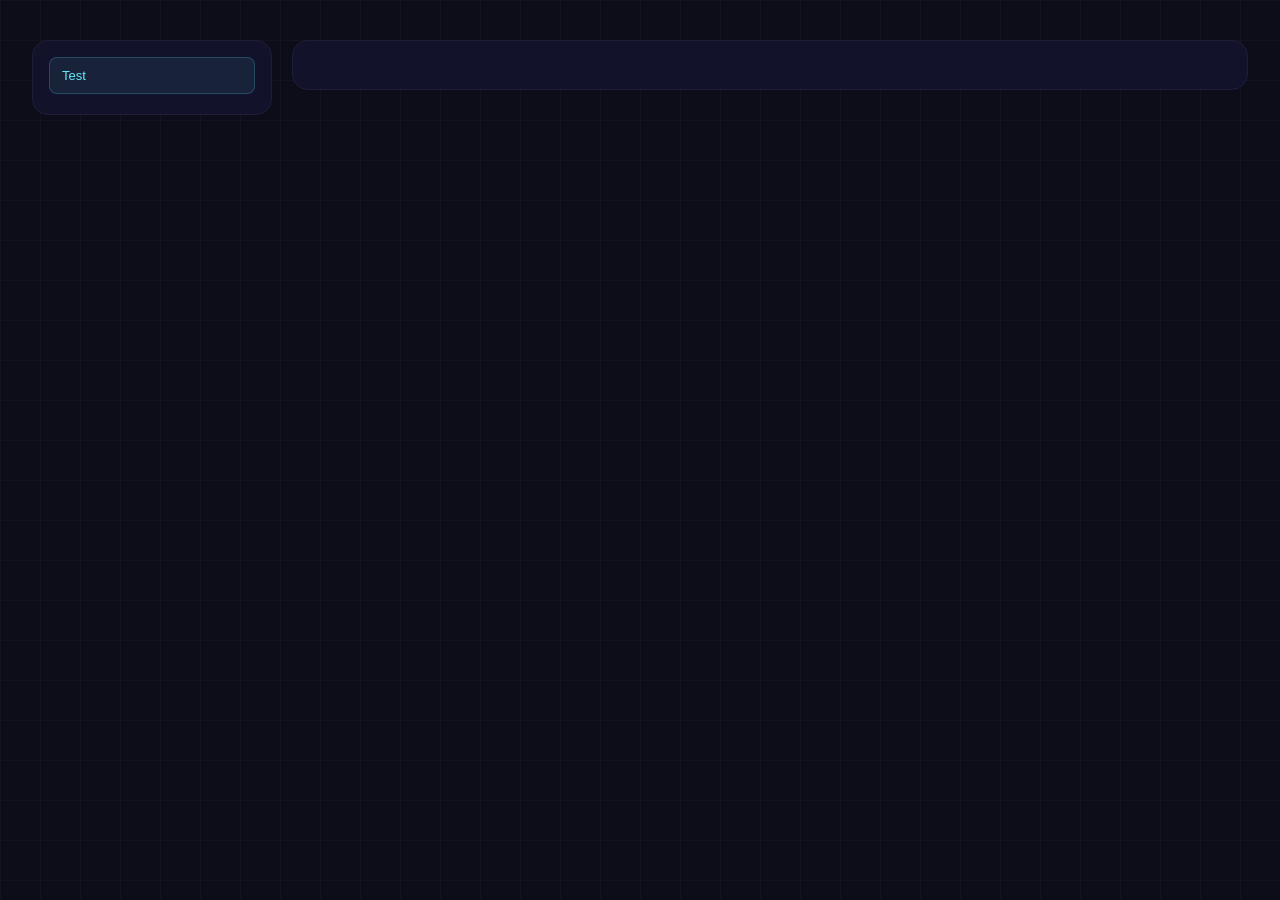
<file: _test.html>
<!DOCTYPE html>
<html><head><meta charset="UTF-8"><link rel="stylesheet" href="style.css"></head>
<body data-tr-usler>
<div class="blog-layout">
  <nav class="blog-nav"><div class="card">
    <button class="blog-nav-item active" data-idx="0">Test</button>
  </div></nav>
  <section class="blog-content"><div class="card">
    <div class="blog-article" id="articleContent"></div>
  </div></section>
</div>
<script src="blog.js"></script>
</body></html>
</file>
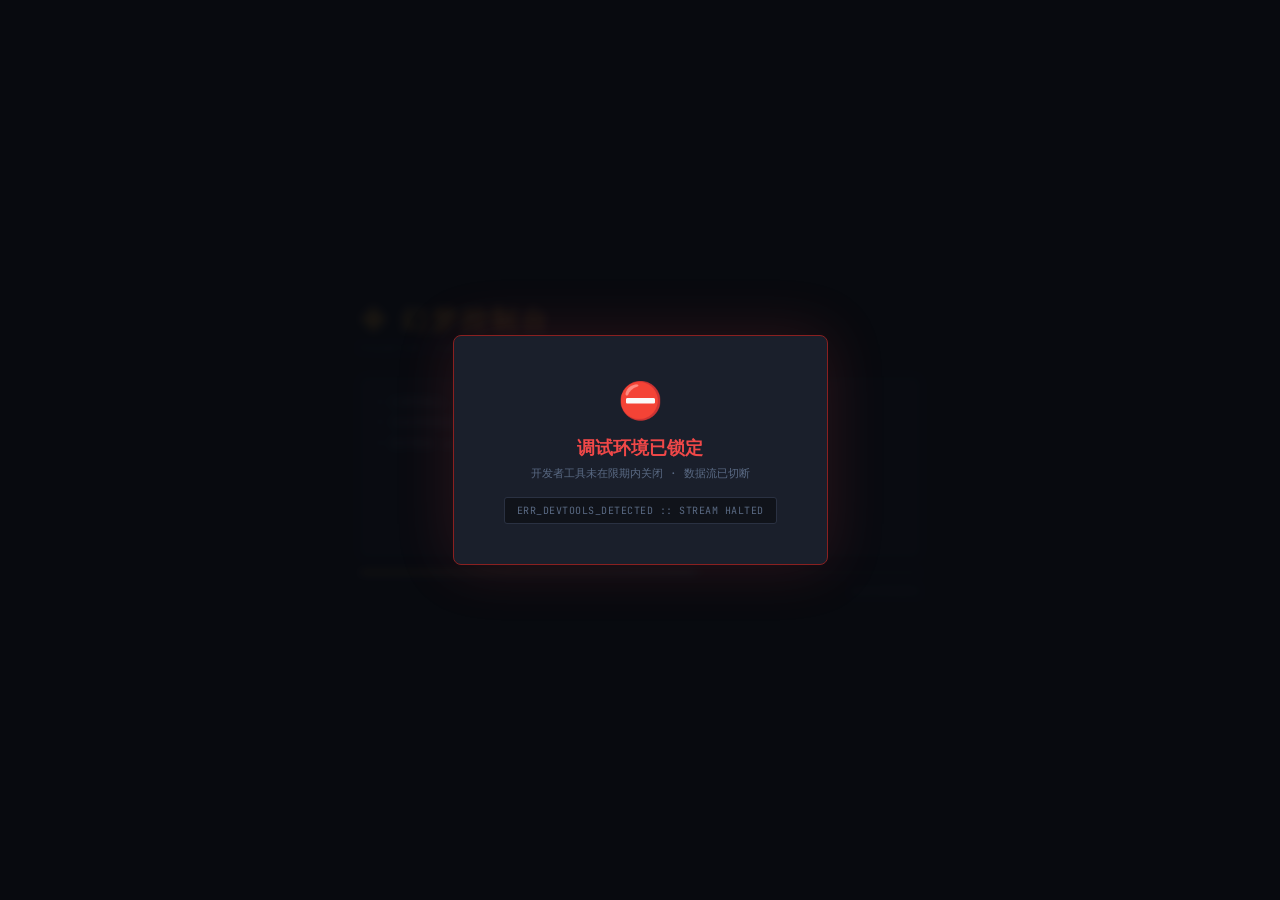
<file: console/console.html>
<!DOCTYPE html>
<html lang="zh-CN">
<head>
<meta charset="UTF-8">
<meta name="viewport" content="width=device-width, initial-scale=1.0">
<!-- 反阅读器：降低 Safari Reader 将本页识别为"文章"的概率 -->
<meta name="apple-mobile-web-app-capable" content="yes">
<meta name="format-detection" content="telephone=no">
<title>幻梦控制台</title>
<link rel="preconnect" href="https://fonts.googleapis.com">
<link rel="preconnect" href="https://fonts.gstatic.com" crossorigin>
<link href="https://fonts.googleapis.com/css2?family=Chakra+Petch:wght@400;500;600;700&family=JetBrains+Mono:wght@400;500;700&display=swap" rel="stylesheet">

<style>
/* ============================================================
   幻梦控制台 · 样式（暖调控制室 / 多色仪表 / CRT 氛围）
   ============================================================ */
:root{
  --bg-deep:#0e1017; --bg-panel:#151922; --bg-card:#1a1f2b; --bg-hover:#212836;
  --border:#2a3142; --border-lit:#3d4a63;
  --amber:#f0a830; --cyan:#38c8d8; --green:#3ddc84; --red:#f04848; --magenta:#d84890;
  --text-hi:#e8ecf4; --text-mid:#9aa8c0; --text-lo:#5a6a84;
  --font-display:'Chakra Petch','PingFang SC','Microsoft YaHei',sans-serif;
  --font-mono:'JetBrains Mono','SF Mono','Menlo',monospace;
  --radius:6px;
  --glow-amber:0 0 12px rgba(240,168,48,.25);
  --glow-cyan:0 0 12px rgba(56,200,216,.2);
}
*,*::before,*::after{box-sizing:border-box;margin:0;padding:0}
html,body{height:100%}

body{
  font-family:var(--font-mono);font-size:13px;color:var(--text-hi);
  background:var(--bg-deep);overflow:hidden;
  display:flex;flex-direction:column;
  background-image:
    repeating-linear-gradient(0deg,transparent,transparent 2px,rgba(255,255,255,.012) 2px,rgba(255,255,255,.012) 4px),
    radial-gradient(ellipse 80% 60% at 20% 10%,rgba(240,168,48,.045),transparent),
    radial-gradient(ellipse 60% 50% at 85% 90%,rgba(56,200,216,.035),transparent),
    linear-gradient(rgba(42,49,66,.25) 1px,transparent 1px),
    linear-gradient(90deg,rgba(42,49,66,.25) 1px,transparent 1px);
  background-size:100% 4px,100% 100%,100% 100%,48px 48px,48px 48px;
}
/* 冻结 */
body.frozen{filter:saturate(.3) brightness(.7);pointer-events:none}
body.frozen .veil{pointer-events:auto}

/* ---------- 开机自检 ---------- */
#boot{
  position:fixed;inset:0;z-index:8000;background:var(--bg-deep);
  display:flex;align-items:center;justify-content:center;
  transition:opacity .45s ease;
}
#boot.done{opacity:0;pointer-events:none}
.boot-inner{width:min(560px,90vw)}
.boot-brand{
  font-family:var(--font-display);font-size:26px;font-weight:700;
  letter-spacing:4px;color:var(--amber);text-shadow:var(--glow-amber);margin-bottom:4px;
}
.boot-sub{font-size:10px;letter-spacing:3px;color:var(--text-lo);margin-bottom:22px}
#boot-log{
  font-size:11px;line-height:1.9;color:var(--text-mid);
  background:var(--bg-card);border:1px solid var(--border);border-radius:var(--radius);
  padding:14px 16px;min-height:180px;white-space:pre-wrap;
}
#boot-log .ok{color:var(--green)}
#boot-log .warn{color:var(--amber)}
#boot-log .err{color:var(--red)}
.boot-bar{height:3px;background:var(--border);border-radius:2px;margin-top:14px;overflow:hidden}
.boot-bar i{display:block;height:100%;width:0;background:linear-gradient(90deg,var(--amber),var(--cyan));transition:width .2s}
.boot-skip{font-size:10px;color:var(--text-lo);margin-top:10px;text-align:right;animation:blink 1.2s step-end infinite}

/* ---------- 顶栏 ---------- */
.masthead{
  display:flex;align-items:center;justify-content:space-between;
  padding:10px 20px;background:var(--bg-panel);border-bottom:1px solid var(--border);
  flex-shrink:0;position:relative;z-index:10;
}
.masthead::after{
  content:'';position:absolute;bottom:-1px;left:0;right:0;height:1px;
  background:linear-gradient(90deg,var(--amber),var(--cyan),var(--magenta),transparent);opacity:.5;
}
.mast-brand{display:flex;align-items:baseline;gap:10px}
.mast-glyph{font-size:20px;color:var(--amber);text-shadow:var(--glow-amber);animation:glyph-pulse 3s ease-in-out infinite}
@keyframes glyph-pulse{0%,100%{opacity:1}50%{opacity:.55}}
.mast-title{font-family:var(--font-display);font-size:18px;font-weight:700;letter-spacing:2px}
.mast-sub{font-family:var(--font-display);font-size:10px;letter-spacing:3px;color:var(--text-lo);text-transform:uppercase}
.mast-status{display:flex;gap:20px;align-items:center}
.status-item{display:flex;align-items:center;gap:6px;font-size:12px;color:var(--text-mid)}
.led{width:7px;height:7px;border-radius:50%;display:inline-block;flex-shrink:0}
.led-off{background:#444}
.led-green{background:var(--green);box-shadow:0 0 6px var(--green)}
.led-amber{background:var(--amber);box-shadow:0 0 6px var(--amber)}
.led-cyan{background:var(--cyan);box-shadow:0 0 6px var(--cyan)}
.led-red{background:var(--red);box-shadow:0 0 6px var(--red)}
.blink{animation:blink 1.2s step-end infinite}
@keyframes blink{50%{opacity:.2}}

/* ---------- 主体 ---------- */
.console-body{flex:1;display:flex;overflow:hidden;min-height:0}

/* 侧栏 */
.rail{
  width:224px;flex-shrink:0;padding:14px;display:flex;flex-direction:column;gap:12px;
  border-right:1px solid var(--border);background:var(--bg-panel);overflow-y:auto;
}
.rail-card{background:var(--bg-card);border:1px solid var(--border);border-radius:var(--radius);padding:12px;transition:border-color .2s,transform .15s}
.rail-card:hover{border-color:var(--border-lit);transform:translateY(-1px)}
.rail-label{font-family:var(--font-display);font-size:10px;font-weight:600;letter-spacing:1.5px;text-transform:uppercase;color:var(--text-lo);margin-bottom:6px}
.rail-value{font-family:var(--font-display);font-size:26px;font-weight:700;color:var(--amber);text-shadow:var(--glow-amber);line-height:1.1}
.rail-value small{font-size:11px;color:var(--text-lo);font-weight:400}
#spark{display:block;width:100%;height:48px;margin-top:8px;border-radius:3px;background:rgba(0,0,0,.3)}
#spark.stale{opacity:.3}

/* 等级分布（动画条） */
.level-bars{list-style:none}
.level-bars li{display:flex;align-items:center;gap:6px;font-size:11px;color:var(--text-mid);padding:4px 0}
.level-bars i{margin-left:auto;font-style:normal;color:var(--text-hi);min-width:34px;text-align:right}
.lb-dot{width:8px;height:8px;border-radius:2px;flex-shrink:0}
.lb-info{background:var(--cyan)} .lb-warn{background:var(--amber)} .lb-error{background:var(--red)}
.lb-track{flex:1;height:4px;background:rgba(0,0,0,.35);border-radius:2px;overflow:hidden}
.lb-fill{display:block;height:100%;width:0;border-radius:2px;transition:width .6s cubic-bezier(.2,.8,.2,1)}
.lb-fill.f-info{background:var(--cyan)} .lb-fill.f-warn{background:var(--amber)} .lb-fill.f-error{background:var(--red)}

/* 操作区 */
.rail-actions{display:flex;flex-direction:column;gap:8px}
.btn-clear{
  font-family:var(--font-display);font-size:11px;font-weight:600;letter-spacing:1px;
  padding:7px 0;border:1px solid var(--border-lit);border-radius:var(--radius);
  background:transparent;color:var(--text-mid);cursor:pointer;transition:all .15s;
}
.btn-clear:hover{background:var(--bg-hover);color:var(--text-hi);border-color:var(--amber)}
.btn-clear:active{transform:scale(.97)}
.chk{display:flex;align-items:center;gap:6px;font-size:11px;color:var(--text-mid);cursor:pointer}
.chk input{accent-color:var(--amber)}

/* 日志流 */
.stream-wrap{flex:1;display:flex;flex-direction:column;min-width:0}
.stream-toolbar{display:flex;align-items:center;gap:12px;padding:8px 16px;background:var(--bg-panel);border-bottom:1px solid var(--border);flex-shrink:0}
.stream-title{font-family:var(--font-display);font-size:12px;font-weight:600;letter-spacing:1px;color:var(--text-mid)}
.filter-group{display:flex;gap:4px}
.fbtn{
  font-family:var(--font-mono);font-size:10px;padding:3px 8px;
  border:1px solid var(--border);border-radius:3px;background:transparent;
  color:var(--text-lo);cursor:pointer;transition:all .12s;
}
.fbtn:hover{border-color:var(--border-lit);color:var(--text-mid)}
.fbtn.active{background:var(--amber);border-color:var(--amber);color:#000;font-weight:700}
.stream-search{
  margin-left:auto;font-family:var(--font-mono);font-size:11px;padding:4px 10px;width:160px;
  border:1px solid var(--border);border-radius:var(--radius);background:var(--bg-card);
  color:var(--text-hi);outline:none;transition:border-color .2s,box-shadow .2s;
}
.stream-search:focus{border-color:var(--cyan);box-shadow:var(--glow-cyan)}
.stream-search::placeholder{color:var(--text-lo)}

.stream{flex:1;overflow-y:auto;padding:8px 0;scroll-behavior:smooth}
.stream::-webkit-scrollbar{width:6px}
.stream::-webkit-scrollbar-track{background:transparent}
.stream::-webkit-scrollbar-thumb{background:var(--border);border-radius:3px}
.stream::-webkit-scrollbar-thumb:hover{background:var(--border-lit)}

.log-line{
  display:flex;align-items:baseline;gap:10px;padding:3px 16px;
  font-size:12px;line-height:1.6;border-left:2px solid transparent;
  animation:log-in .2s ease-out;transition:background .1s;
}
.log-line:hover{background:var(--bg-hover)}
@keyframes log-in{from{opacity:0;transform:translateY(4px)}to{opacity:1;transform:translateY(0)}}
.log-line.lv-info{border-left-color:var(--cyan)}
.log-line.lv-warn{border-left-color:var(--amber);background:rgba(240,168,48,.03)}
.log-line.lv-error{border-left-color:var(--red);background:rgba(240,72,72,.04)}
.log-ts{flex-shrink:0;font-size:10px;color:var(--text-lo);min-width:70px}
.log-level{flex-shrink:0;font-size:9px;font-weight:700;letter-spacing:.5px;padding:1px 5px;border-radius:2px;min-width:42px;text-align:center}
.lv-info .log-level{color:var(--cyan);background:rgba(56,200,216,.1)}
.lv-warn .log-level{color:var(--amber);background:rgba(240,168,48,.1)}
.lv-error .log-level{color:var(--red);background:rgba(240,72,72,.12)}
.log-msg{color:var(--text-hi);word-break:break-all}
.lv-warn .log-msg{color:#f0c870}
.lv-error .log-msg{color:#f08080}
.log-line.hidden{display:none}

/* 底栏 */
.foot{display:flex;justify-content:space-between;padding:6px 20px;font-size:10px;color:var(--text-lo);background:var(--bg-panel);border-top:1px solid var(--border);flex-shrink:0}

/* ---------- 警戒条 ---------- */
.devwarn{
  position:fixed;top:0;left:0;right:0;z-index:9000;
  background:linear-gradient(135deg,#2a1010,#1a0808);
  border-bottom:2px solid var(--red);box-shadow:0 4px 24px rgba(240,72,72,.3);
  animation:warn-slide .3s ease-out;
}
@keyframes warn-slide{from{transform:translateY(-100%)}to{transform:translateY(0)}}
.devwarn-in{display:flex;align-items:center;gap:12px;padding:12px 20px;max-width:700px;margin:0 auto}
.dw-ico{font-size:22px;animation:blink .8s step-end infinite}
.dw-txt{flex:1}
.dw-txt b{display:block;font-family:var(--font-display);font-size:13px;color:var(--red);margin-bottom:2px}
.dw-txt span{font-size:11px;color:var(--text-mid)}
.dw-txt i{font-style:normal;color:var(--red);font-weight:700}
.dw-btn{
  font-family:var(--font-display);font-size:11px;font-weight:600;padding:6px 14px;
  border:1px solid var(--red);border-radius:var(--radius);background:transparent;
  color:var(--red);cursor:pointer;transition:all .15s;white-space:nowrap;
}
.dw-btn:hover{background:var(--red);color:#fff}
.dw-progress{display:block;height:3px;background:var(--red);width:100%;transition:width .1s linear;box-shadow:0 0 8px var(--red)}

/* ---------- 冻结遮罩 ---------- */
.veil{
  position:fixed;inset:0;z-index:9999;display:flex;align-items:center;justify-content:center;
  background:rgba(8,10,16,.92);backdrop-filter:blur(4px);animation:veil-in .4s ease-out;
}
@keyframes veil-in{from{opacity:0}to{opacity:1}}
.veil-card{text-align:center;padding:40px 50px;border:1px solid #8a2020;border-radius:8px;background:var(--bg-card);box-shadow:0 0 60px rgba(240,72,72,.15)}
.veil-card b{font-size:36px;display:block;margin-bottom:12px}
.veil-card p{font-family:var(--font-display);font-size:18px;font-weight:700;color:var(--red);margin-bottom:6px}
.veil-card small{font-size:11px;color:var(--text-lo);display:block;margin-bottom:16px}
.veil-card .code{font-size:10px;color:var(--text-lo);background:rgba(0,0,0,.4);padding:6px 12px;border-radius:3px;border:1px solid var(--border);letter-spacing:.5px}

@media (max-width:768px){
  .rail{display:none}
  .mast-sub{display:none}
  .stream-search{width:100px}
}
</style>
</head>
<body>

<!-- 阅读器兜底：JS 被剥离时显示 -->
<noscript>
  <div style="position:fixed;inset:0;z-index:99999;background:#0e1017;display:flex;align-items:center;justify-content:center;color:#f04848;font-family:monospace;text-align:center;padding:40px;">
    <div>
      <p style="font-size:24px;margin-bottom:12px;">⛔</p>
      <p style="font-size:16px;margin-bottom:8px;">此页面需要 JavaScript 运行</p>
      <p style="font-size:12px;color:#5a6a84;">页面可能已被阅读器视图或脚本拦截器破坏</p>
    </div>
  </div>
</noscript>

<!-- ====== 开机自检 ====== -->
<div id="boot">
  <div class="boot-inner">
    <div class="boot-brand">◈ 幻梦控制台</div>
    <div class="boot-sub">PHANTOM CONSOLE · POWER-ON SELF TEST</div>
    <div id="boot-log"></div>
    <div class="boot-bar"><i id="boot-fill"></i></div>
    <div class="boot-skip">点击任意处跳过</div>
  </div>
</div>

<!-- ====== 顶部状态栏 ====== -->
<header class="masthead">
  <div class="mast-brand">
    <span class="mast-glyph">◈</span>
    <h1 class="mast-title">幻梦控制台</h1>
    <span class="mast-sub">PHANTOM CONSOLE</span>
  </div>
  <div class="mast-status">
    <div class="status-item">
      <span class="led led-off" id="conn-led"></span>
      <span id="conn-text">连接中…</span>
    </div>
    <div class="status-item">
      <span class="led led-amber blink"></span>
      <span id="uptime">00:00:00</span>
    </div>
    <div class="status-item">
      <span class="led led-cyan"></span>
      <span id="clock">--:--:--</span>
    </div>
  </div>
</header>

<!-- ====== 主体 ====== -->
<main class="console-body">
  <aside class="rail">
    <section class="rail-card">
      <h3 class="rail-label">接收速率</h3>
      <div class="rail-value"><span id="rate">0</span><small> msg/s</small></div>
      <canvas id="spark" width="200" height="48"></canvas>
    </section>
    <section class="rail-card">
      <h3 class="rail-label">累计接收</h3>
      <div class="rail-value"><span id="total">0</span></div>
    </section>
    <section class="rail-card">
      <h3 class="rail-label">日志级别分布</h3>
      <ul class="level-bars">
        <li><span class="lb-dot lb-info"></span>INFO
          <span class="lb-track"><i class="lb-fill f-info" id="bar-info"></i></span><i id="cnt-info">0</i></li>
        <li><span class="lb-dot lb-warn"></span>WARN
          <span class="lb-track"><i class="lb-fill f-warn" id="bar-warn"></i></span><i id="cnt-warn">0</i></li>
        <li><span class="lb-dot lb-error"></span>ERROR
          <span class="lb-track"><i class="lb-fill f-error" id="bar-error"></i></span><i id="cnt-error">0</i></li>
      </ul>
    </section>
    <section class="rail-card rail-actions">
      <button class="btn-clear" id="btn-pause">⏸ 暂停刷新</button>
      <button class="btn-clear" id="btn-clear">清空日志</button>
      <label class="chk"><input type="checkbox" id="chk-autoscroll" checked> 自动滚动</label>
      <label class="chk"><input type="checkbox" id="chk-timestamp" checked> 显示时间戳</label>
    </section>
  </aside>

  <section class="stream-wrap">
    <div class="stream-toolbar">
      <span class="stream-title">实时日志流</span>
      <div class="filter-group">
        <button class="fbtn active" data-level="all">全部</button>
        <button class="fbtn" data-level="info">INFO</button>
        <button class="fbtn" data-level="warn">WARN</button>
        <button class="fbtn" data-level="error">ERROR</button>
      </div>
      <input class="stream-search" id="search" type="text" placeholder="过滤关键词…">
    </div>
    <div class="stream" id="stream"></div>
  </section>
</main>

<footer class="foot">
  <span>幻梦控制台 v2.1 · 单文件版</span>
  <span id="foot-hint">WebSocket 实时推送 · 无服务时自动演示模式</span>
</footer>

<!-- ====== DevTools 警戒条 ====== -->
<div class="devwarn" id="devwarn" hidden>
  <div class="devwarn-in">
    <span class="dw-ico">⚠</span>
    <div class="dw-txt">
      <b>检测到开发者工具</b>
      <span id="dw-msg">页面将在 <i id="dw-n">3</i> 秒后冻结更新，关闭调试工具可撤销</span>
    </div>
    <button class="dw-btn" id="dw-cancel">我关错了</button>
  </div>
  <i class="dw-progress" id="dw-progress"></i>
</div>

<!-- ====== 冻结遮罩 ====== -->
<div class="veil" id="veil" hidden>
  <div class="veil-card">
    <b>⛔</b>
    <p>调试环境已锁定</p>
    <small>开发者工具未在限期内关闭 · 数据流已切断</small>
    <div class="code">ERR_DEVTOOLS_DETECTED :: STREAM HALTED</div>
  </div>
</div>

<script>
/* ============================================================
   第一部分 · 控制台逻辑
   WebSocket（自动降级为本地演示模式）+ 日志渲染 + 统计
   ============================================================ */
(function(){
  'use strict';
  var $ = function(id){ return document.getElementById(id); };

  var stream=$('stream'), connLed=$('conn-led'), connText=$('conn-text'),
      rateEl=$('rate'), totalEl=$('total'),
      cntInfo=$('cnt-info'), cntWarn=$('cnt-warn'), cntError=$('cnt-error'),
      barInfo=$('bar-info'), barWarn=$('bar-warn'), barError=$('bar-error'),
      uptimeEl=$('uptime'), clockEl=$('clock'), sparkCanvas=$('spark'),
      searchInput=$('search'), chkScroll=$('chk-autoscroll'), chkTs=$('chk-timestamp'),
      btnClear=$('btn-clear'), btnPause=$('btn-pause');

  var ws=null, demoTimer=null, mode='idle', total=0,
      counts={info:0,warn:0,error:0}, rateWindow=[],
      sparkData=new Array(60).fill(0), startTime=Date.now(),
      filterLevel='all', filterText='', MAX_LINES=500, paused=false;

  function isFrozen(){ return window.__frozen ? window.__frozen() : false; }

  /* ---------- 连接状态 ---------- */
  function setConn(state,text){
    connText.textContent=text;
    connLed.className='led';
    if(state==='ok')   connLed.classList.add('led-green');
    if(state==='wait') connLed.classList.add('led-amber','blink');
    if(state==='err')  connLed.classList.add('led-red');
  }

  /* ---------- WebSocket ---------- */
  function connectWS(){
    if(isFrozen()) return;
    var proto = location.protocol==='https:' ? 'wss' : 'ws';
    var url = proto+'://'+location.hostname+':8765/stream';
    setConn('wait','连接中…');
    try{ ws=new WebSocket(url); }catch(e){ startDemo(); return; }
    window.__ws=ws;

    ws.onopen=function(){
      if(isFrozen()) return;
      mode='ws'; stopDemo();
      setConn('ok','已连接');
      sparkCanvas.classList.remove('stale');
    };
    ws.onmessage=function(e){
      if(isFrozen()||paused) return;
      try{ handleLog(JSON.parse(e.data)); }
      catch(err){ handleLog({level:'info',msg:e.data,ts:Date.now()}); }
    };
    ws.onclose=function(){
      if(isFrozen()) return;          /* ★ 必须在第一行 */
      if(mode==='ws'){
        setConn('err','断开');
        sparkCanvas.classList.add('stale');
        mode='retry';
        setTimeout(connectWS,3000);
      }
    };
    ws.onerror=function(){
      if(isFrozen()) return;
      try{ ws.close(); }catch(e){}
      if(mode!=='demo'){ startDemo(); }  /* 连不上 → 演示模式 */
    };
  }

  /* ---------- 本地演示模式 ---------- */
  var DEMO=[
    ['info','用户 {uid} 登录成功，IP: {ip}'],
    ['info','API 请求完成 GET /api/v1/users 200 {ms}ms'],
    ['info','缓存命中 key=session:{uid} TTL=3600'],
    ['info','定时任务 cron:cleanup 执行完毕，耗时 {ms}ms'],
    ['info','WebSocket 心跳 ping/pong 正常'],
    ['warn','数据库连接池使用率 {pct}%，接近阈值'],
    ['warn','请求超时重试 GET /api/v1/orders attempt=2'],
    ['warn','内存使用 {pct}%，GC 频率升高'],
    ['error','数据库查询失败: connection reset by peer'],
    ['error',"未捕获异常 TypeError: Cannot read property 'id' of null"],
    ['error','支付回调验签失败 order={uid}']
  ];
  function demoLog(){
    var p=DEMO[Math.floor(Math.random()*DEMO.length)];
    var msg=p[1].replace('{uid}',Math.floor(10000+Math.random()*89999))
                .replace('{ip}','192.168.'+Math.floor(Math.random()*256)+'.'+Math.floor(1+Math.random()*253))
                .replace('{ms}',Math.floor(3+Math.random()*797))
                .replace('{pct}',Math.floor(60+Math.random()*38));
    return {level:p[0],msg:msg,ts:Date.now()};
  }
  function startDemo(){
    if(mode==='demo'||isFrozen()) return;
    mode='demo';
    setConn('ok','演示模式');
    sparkCanvas.classList.remove('stale');
    (function loop(){
      if(isFrozen()||mode!=='demo') return;
      if(!paused) handleLog(demoLog());
      demoTimer=setTimeout(loop,200+Math.random()*1300);
    })();
  }
  function stopDemo(){ if(demoTimer){clearTimeout(demoTimer);demoTimer=null;} }

  /* ---------- 日志处理 ---------- */
  function handleLog(data){
    var level=(data.level||'info').toLowerCase();
    if(level!=='info'&&level!=='warn'&&level!=='error') level='info';
    total++; counts[level]++; rateWindow.push(Date.now());
    totalEl.textContent=total.toLocaleString();
    cntInfo.textContent=counts.info;
    cntWarn.textContent=counts.warn;
    cntError.textContent=counts.error;
    var max=Math.max(counts.info,counts.warn,counts.error,1);
    barInfo.style.width=(counts.info/max*100)+'%';
    barWarn.style.width=(counts.warn/max*100)+'%';
    barError.style.width=(counts.error/max*100)+'%';
    appendLine(level,data.msg||'',data.ts);
  }

  function appendLine(level,msg,ts){
    var line=document.createElement('div');
    line.className='log-line lv-'+level;
    line.dataset.level=level;
    line.dataset.msg=msg.toLowerCase();
    var tsStr='';
    if(chkTs.checked){
      var d=ts?new Date(ts):new Date();
      tsStr=pad(d.getHours())+':'+pad(d.getMinutes())+':'+pad(d.getSeconds());
    }
    line.innerHTML=
      (tsStr?'<span class="log-ts">'+tsStr+'</span>':'')+
      '<span class="log-level">'+level.toUpperCase()+'</span>'+
      '<span class="log-msg">'+esc(msg)+'</span>';
    applyFilterToLine(line);
    stream.appendChild(line);
    while(stream.children.length>MAX_LINES) stream.removeChild(stream.firstChild);
    if(chkScroll.checked) stream.scrollTop=stream.scrollHeight;
  }

  /* ---------- 过滤 ---------- */
  function applyFilterToLine(line){
    var lvOk=(filterLevel==='all')||(line.dataset.level===filterLevel);
    var txOk=!filterText||(line.dataset.msg.indexOf(filterText)>-1);
    line.classList.toggle('hidden',!(lvOk&&txOk));
  }
  function applyFilterAll(){
    for(var i=0;i<stream.children.length;i++) applyFilterToLine(stream.children[i]);
  }
  var fbtns=document.querySelectorAll('.fbtn');
  fbtns.forEach(function(btn){
    btn.addEventListener('click',function(){
      fbtns.forEach(function(b){b.classList.remove('active');});
      btn.classList.add('active');
      filterLevel=btn.dataset.level;
      applyFilterAll();
    });
  });
  searchInput.addEventListener('input',function(){
    filterText=searchInput.value.trim().toLowerCase();
    applyFilterAll();
  });

  /* ---------- 清空 / 暂停 ---------- */
  btnClear.addEventListener('click',function(){
    stream.innerHTML=''; total=0; counts={info:0,warn:0,error:0};
    totalEl.textContent='0';
    cntInfo.textContent='0'; cntWarn.textContent='0'; cntError.textContent='0';
    barInfo.style.width='0'; barWarn.style.width='0'; barError.style.width='0';
  });
  btnPause.addEventListener('click',function(){
    paused=!paused;
    btnPause.textContent=paused?'▶ 恢复刷新':'⏸ 暂停刷新';
    sparkCanvas.classList.toggle('stale',paused);
  });

  /* ---------- 速率 + 火花图 ---------- */
  function updateRate(){
    var now=Date.now();
    rateWindow=rateWindow.filter(function(t){return now-t<1000;});
    rateEl.textContent=rateWindow.length;
    sparkData.push(rateWindow.length); sparkData.shift();
    drawSpark();
  }
  setInterval(updateRate,1000);

  function drawSpark(){
    var ctx=sparkCanvas.getContext('2d'), w=sparkCanvas.width, h=sparkCanvas.height;
    var max=Math.max.apply(null,sparkData)||1;
    ctx.clearRect(0,0,w,h);
    ctx.beginPath(); ctx.moveTo(0,h);
    for(var i=0;i<sparkData.length;i++)
      ctx.lineTo(i/(sparkData.length-1)*w, h-(sparkData[i]/max)*(h-4));
    ctx.lineTo(w,h); ctx.closePath();
    ctx.fillStyle='rgba(240,168,48,.08)'; ctx.fill();
    ctx.beginPath();
    for(var j=0;j<sparkData.length;j++){
      var x=j/(sparkData.length-1)*w, y=h-(sparkData[j]/max)*(h-4);
      j===0?ctx.moveTo(x,y):ctx.lineTo(x,y);
    }
    ctx.strokeStyle='#f0a830'; ctx.lineWidth=1.5; ctx.stroke();
    var ly=h-(sparkData[sparkData.length-1]/max)*(h-4);
    ctx.beginPath(); ctx.arc(w-1,ly,2.5,0,Math.PI*2);
    ctx.fillStyle='#f0a830'; ctx.fill();
  }

  /* ---------- 时钟 + 运行时间 ---------- */
  function tick(){
    var now=new Date();
    clockEl.textContent=pad(now.getHours())+':'+pad(now.getMinutes())+':'+pad(now.getSeconds());
    var s=Math.floor((Date.now()-startTime)/1000);
    uptimeEl.textContent=pad(Math.floor(s/3600))+':'+pad(Math.floor(s%3600/60))+':'+pad(s%60);
  }
  setInterval(tick,1000); tick();

  function pad(n){return n<10?'0'+n:''+n;}
  function esc(s){var d=document.createElement('div');d.textContent=s;return d.innerHTML;}

  /* ---------- 开机自检序列 ---------- */
  var bootEl=$('boot'), bootLog=$('boot-log'), bootFill=$('boot-fill'), bootDone=false;
  var BOOT_LINES=[
    ['幻梦控制台 v2.1 · 内核加载',            ''],
    ['渲染管线初始化 ................ ',        'ok','OK'],
    ['防护模块 guard.js v9 挂载 ........ ',    'ok','OK'],
    ['连接日志总线 ws://'+location.hostname+':8765 ', 'warn','尝试中'],
    ['就绪 — 进入实时监控',                    'ok','READY']
  ];
  function finishBoot(){
    if(bootDone) return;
    bootDone=true;
    bootEl.classList.add('done');
    setTimeout(function(){ bootEl.remove(); },500);
    connectWS();
  }
  (function runBoot(i){
    if(i>=BOOT_LINES.length){ setTimeout(finishBoot,350); return; }
    var L=BOOT_LINES[i];
    var line=document.createElement('div');
    line.textContent='▸ '+L[0];
    bootLog.appendChild(line);
    bootFill.style.width=((i+1)/BOOT_LINES.length*100)+'%';
    setTimeout(function(){
      if(L[1]){
        var tag=document.createElement('span');
        tag.className=L[1]; tag.textContent='['+L[2]+']';
        line.appendChild(tag);
      }
      setTimeout(function(){ runBoot(i+1); },180);
    },220);
  })(0);
  bootEl.addEventListener('click',finishBoot);
})();
</script>

<script>
/* ============================================================
   第二部分 · guard.js v9 · DevTools 防护（Safari 兼容最终版）

   检测矩阵：
   1  debugger 计时        通用        阈值 120ms
   2  console getter ×3    Safari/通用 log+dir+info 并发
   3  窗口尺寸差           通用        阈值 200px
   4  Safari 专项 ×4       native code / 全局标志 / 属性数 / 栈帧
   5  console 重写         引用对比 + toString 长度
   6  阅读器视图 URL       about:reader / safari-reader:（直接冻结）

   防御逻辑：启动宽限 3s → 连续 2 次命中 → 警戒条 3s 倒计时 → 冻结
   ============================================================ */
(function(){
  'use strict';

  var GRACE=3, PATROL=1000, STARTUP_DELAY=3000, HITS_REQUIRED=2,
      TIMING_THRESHOLD=120, SIZE_THRESHOLD=200;

  var V=document.getElementById('veil'),
      WARN=document.getElementById('devwarn'),
      DW_BAR=document.getElementById('dw-progress'),
      DW_N=null, DW_MSG=document.getElementById('dw-msg');

  var frozen=false, warning=false, deadline=0,
      warnTimer=null, barTimer=null, lastSeen=0,
      probeFlag=false, hitCount=0, startTime=Date.now(),
      noop=function(){};

  /* ================= 冻结 ================= */
  function freeze(){
    if(frozen) return;
    frozen=true;
    hideWarn();
    document.body.classList.add('frozen');
    if(V) V.hidden=false;
    try{
      if(window.__ws){
        window.__ws.onmessage=noop;
        window.__ws.onclose=noop;
        window.__ws.onerror=noop;
        window.__ws.close();
      }
    }catch(e){}
    var maxId=setTimeout(noop,0);
    for(var i=1;i<=maxId;i++) clearInterval(i);
    window.setInterval=function(){return 0;};
    window.setTimeout=function(){return 0;};
    window.requestAnimationFrame=function(){return 0;};
  }
  window.__frozen=function(){return frozen;};

  /* ================= 警戒条 ================= */
  function showWarn(){
    if(frozen||warning) return;
    warning=true;
    deadline=Date.now()+GRACE*1000;

    if(!WARN){
      WARN=document.createElement('div');
      WARN.id='devwarn'; WARN.className='devwarn';
      WARN.innerHTML=
        '<div class="devwarn-in">'+
          '<span class="dw-ico">⚠</span>'+
          '<div class="dw-txt"><b>检测到开发者工具</b>'+
          '<span id="dw-msg">页面将在 <i id="dw-n">'+GRACE+'</i> 秒后冻结</span></div>'+
          '<button class="dw-btn" id="dw-cancel">我关错了</button>'+
        '</div><i class="dw-progress" id="dw-progress"></i>';
      document.body.appendChild(WARN);
      DW_BAR=document.getElementById('dw-progress');
      DW_MSG=document.getElementById('dw-msg');
      var cb=document.getElementById('dw-cancel');
      if(cb) cb.addEventListener('click',function(){hideWarn();lastSeen=0;});
    }else{
      WARN.hidden=false;
    }

    if(DW_MSG)
      DW_MSG.innerHTML='页面将在 <i id="dw-n">'+GRACE+'</i> 秒后冻结更新，关闭调试工具可撤销';
    DW_N=document.getElementById('dw-n');
    if(DW_BAR) DW_BAR.style.width='100%';

    warnTimer=setInterval(function(){
      var left=Math.max(0,Math.ceil((deadline-Date.now())/1000));
      if(DW_N) DW_N.textContent=left;
      if(left<=0){hideWarn();freeze();}
    },200);

    if(DW_BAR){
      barTimer=setInterval(function(){
        DW_BAR.style.width=Math.max(0,(deadline-Date.now())/(GRACE*1000)*100)+'%';
      },100);
    }
  }

  function hideWarn(){
    warning=false; hitCount=0;
    if(warnTimer){clearInterval(warnTimer);warnTimer=null;}
    if(barTimer){clearInterval(barTimer);barTimer=null;}
    if(WARN) WARN.hidden=true;
  }

  var cancelBtn=document.getElementById('dw-cancel');
  if(cancelBtn) cancelBtn.addEventListener('click',function(){hideWarn();lastSeen=0;});

  /* ================= 检测 1：debugger 计时 ================= */
  function timingCheck(){
    var s=performance.now();
    (function(){}).constructor('debugger')();
    return performance.now()-s>TIMING_THRESHOLD;
  }

  /* ================= 检测 2：console getter（三方法并发） ================= */
  var probe=document.createElement('div');
  try{
    Object.defineProperty(probe,'id',{
      get:function(){probeFlag=true;return 'hm-probe';}
    });
  }catch(e){}
  function consoleCheck(){
    probeFlag=false;
    try{
      console.log(probe);
      console.dir(probe);
      console.info(probe);
      console.clear();
    }catch(e){}
    return probeFlag;
  }

  /* ================= 检测 3：窗口尺寸差 ================= */
  function sizeCheck(){
    if(innerWidth<640) return false;
    return (outerWidth-innerWidth>SIZE_THRESHOLD)||
           (outerHeight-innerHeight>SIZE_THRESHOLD);
  }

  /* ================= 检测 4：Safari Web Inspector 专项 ================= */
  function safariCheck(){
    try{
      var logStr=Function.prototype.toString.call(console.log);
      if(logStr.indexOf('[native code]')===-1) return true;
      if(window.__webKitInspectorIsOpen) return true;
      if(Object.keys(console).length>30) return true;
      var stack=new Error().stack||'';
      if(stack.indexOf('webkit-inspector')>-1) return true;
      if(stack.indexOf('InjectedScript')>-1) return true;
    }catch(e){return true;}
    return false;
  }

  /* ================= 检测 5：console 方法重写 ================= */
  var _origLog=console.log;
  function consoleRewriteCheck(){
    try{
      if(console.log!==_origLog) return true;
      if(Function.prototype.toString.call(console.log).length>200) return true;
    }catch(e){return true;}
    return false;
  }

  /* ================= 检测 6：Safari 阅读器视图 ================= */
  function readerCheck(){
    var href=location.href;
    return href.indexOf('about:reader')===0||
           href.indexOf('safari-reader:')===0;
  }

  /* ================= 巡逻循环 ================= */
  function patrol(){
    if(frozen) return;
    if(readerCheck()){freeze();return;}          /* 阅读器：直接冻结 */
    if(Date.now()-startTime<STARTUP_DELAY) return;

    var hit=false;
    try{
      hit=timingCheck()||consoleCheck()||sizeCheck()||safariCheck()||consoleRewriteCheck();
    }catch(e){}

    if(hit){
      hitCount++; lastSeen=Date.now();
      if(hitCount>=HITS_REQUIRED) showWarn();
    }else{
      hitCount=0;
      if(warning&&Date.now()-lastSeen>2000) hideWarn();
    }
  }
  setInterval(patrol,PATROL);
  setTimeout(function(){patrol();},STARTUP_DELAY+200);
  if(readerCheck()) freeze();                    /* 加载时立即检查 */

  /* ================= resize 即时检测 ================= */
  addEventListener('resize',function(){
    if(frozen||Date.now()-startTime<STARTUP_DELAY) return;
    if(sizeCheck()){
      hitCount++; lastSeen=Date.now();
      if(hitCount>=HITS_REQUIRED) showWarn();
    }
  });

  /* ================= 快捷键拦截 ================= */
  addEventListener('keydown',function(e){
    var k=(e.key||'').toUpperCase(),
        meta=e.metaKey, ctrl=e.ctrlKey, shift=e.shiftKey, alt=e.altKey,
        blocked=false;
    if(k==='F12') blocked=true;
    if(meta&&alt&&'IJKCU'.indexOf(k)>-1) blocked=true;
    if(meta&&shift&&'IJCU'.indexOf(k)>-1) blocked=true;
    if(ctrl&&shift&&'IJC'.indexOf(k)>-1) blocked=true;
    if(ctrl&&!shift&&!alt&&k==='U') blocked=true;
    if(blocked){
      e.preventDefault(); e.stopPropagation(); e.stopImmediatePropagation();
      lastSeen=Date.now();
      showWarn();
    }
  },true);

  /* ================= 右键 / 拖拽 / 选择 ================= */
  document.addEventListener('contextmenu',function(e){e.preventDefault();});
  document.addEventListener('dragstart',function(e){e.preventDefault();});
  document.addEventListener('selectstart',function(e){
    if(e.target.closest&&e.target.closest('input,textarea')) return;
    e.preventDefault();
  });
})();
</script>
</body>
</html>
</file>
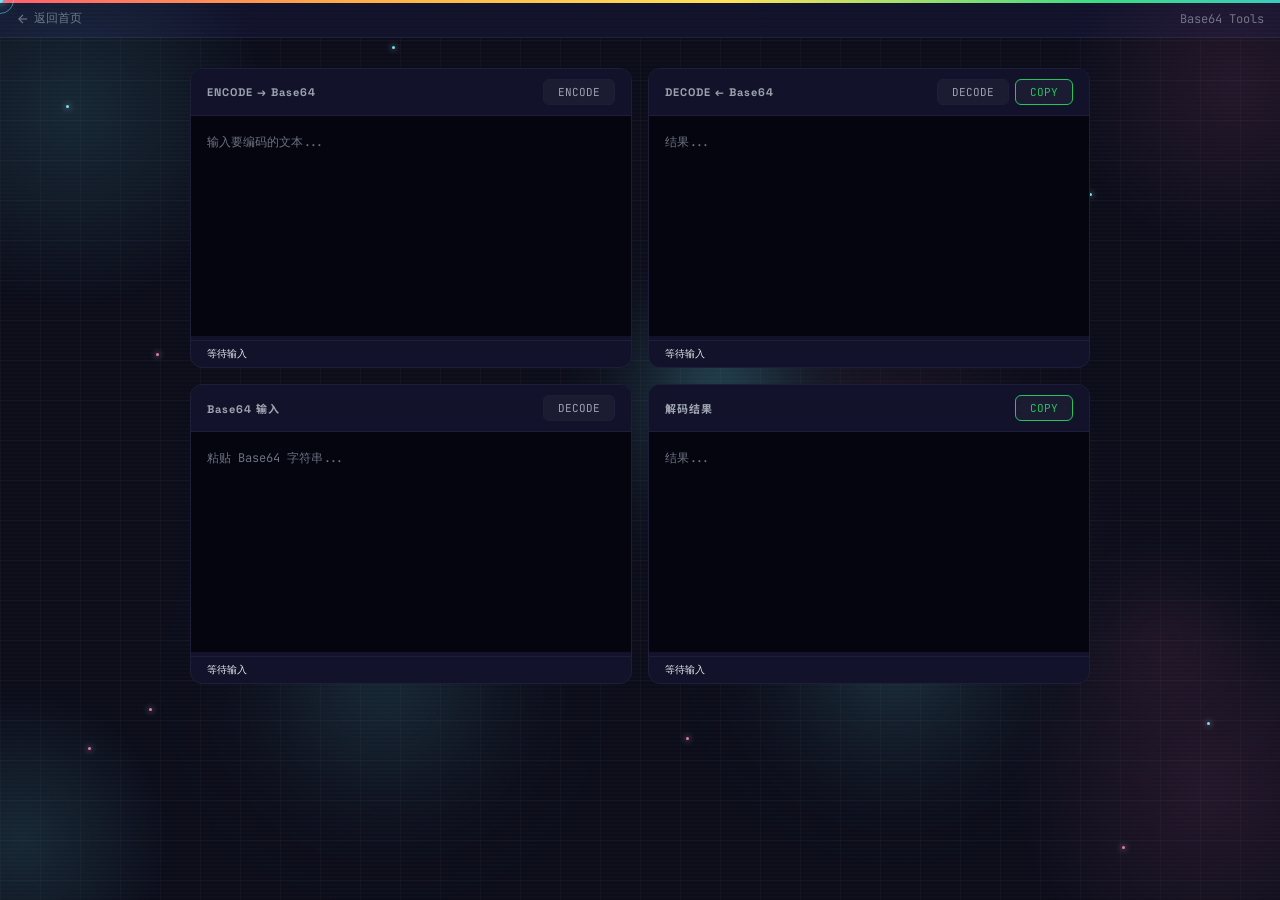
<file: web/base64.html>
<!DOCTYPE html>
<html lang="zh-CN">
<head>
<meta charset="UTF-8">
<meta name="viewport" content="width=device-width, initial-scale=1.0">
<title>Base64 Tools | Trusler</title>
<link rel="icon" href="data:image/svg+xml,%3Csvg xmlns='http://www.w3.org/2000/svg' viewBox='0 0 24 24' fill='%2367e8f9'%3E%3Cpath d='M12 2L2 7l10 5 10-5-10-5zM2 17l10 5 10-5M2 12l10 5 10-5'/%3E%3C/svg%3E">
<link rel="preconnect" href="https://fonts.googleapis.com">
<link href="https://fonts.googleapis.com/css2?family=Inter:wght@400;500;600&family=JetBrains+Mono:wght@400;500;700&family=Space+Grotesk:wght@500;600;700&family=Noto+Sans+SC:wght@400;500;700&display=swap" rel="stylesheet">
<link rel="stylesheet" href="style.css">
<style>
.toolbar {
  padding: 10px 16px; background: var(--panel);
  border-bottom: 1px solid var(--border);
  display: flex; align-items: center; gap: 8px;
}
.toolbar a { color: var(--muted); text-decoration: none; font-size: 12px; display: flex; align-items: center; gap: 4px; transition: color .2s; font-family: var(--fm); }
.toolbar a:hover { color: var(--highlight); }

.tools-wrap {
  flex:1; display:flex; flex-direction:column; gap:16px;
  max-width:900px; margin:30px auto; width:95%;
  position:relative; z-index:1;
}
.pair { display:flex; gap:16px; }
.pair > div { flex:1; min-width:0; }

.pane { background:var(--panel); border:1px solid var(--border); border-radius:12px; overflow:hidden; }
.pane-header {
  display:flex; align-items:center; justify-content:space-between;
  padding:10px 16px; background:var(--panel);
  border-bottom:1px solid var(--border);
  font-family:var(--fd); font-size:11px; font-weight:700;
  color:var(--soft); letter-spacing:1px;
}
.pane textarea {
  width:100%; height:220px; padding:16px; background:#050510;
  border:none; color:#a0a0c0; font-family:var(--fm);
  font-size:12px; line-height:1.7; resize:none; outline:none;
}
.pane textarea::placeholder { color:var(--muted); }

.pane-btn {
  padding:5px 14px; background:rgba(255,255,255,.04);
  border:1px solid var(--border); border-radius:6px;
  color:var(--soft); font-size:11px; cursor:pointer;
  font-family:var(--fm); transition:all .2s;
}
.pane-btn:hover { background:rgba(103,232,249,.1); border-color:var(--highlight); color:var(--highlight); }
.pane-btn.green { border-color:var(--ok); color:var(--ok); }
.pane-btn.green:hover { background:rgba(34,197,94,.1); }

.status { padding:6px 16px; font-family:var(--fm); font-size:10px; border-top:1px solid var(--border); }
.status.ok { color:var(--ok); }
.status.err { color:#ff5f6d; }

@media (max-width:600px) { .pair { flex-direction:column; } }
</style>
</head>
<body>

<div class="rainbow-line"></div>

<div class="toolbar">
  <a href="index.html">
    <svg width="14" height="14" viewBox="0 0 24 24" fill="none" stroke="currentColor" stroke-width="2"><line x1="19" y1="12" x2="5" y2="12"/><polyline points="12 19 5 12 12 5"/></svg>
    返回首页
  </a>
  <span style="color:var(--muted);font-size:12px;margin-left:auto;font-family:var(--fm);">Base64 Tools</span>
</div>

<div class="tools-wrap">

  <div class="pair">
    <div class="pane">
      <div class="pane-header">
        <span>ENCODE → Base64</span>
        <button class="pane-btn" onclick="doEncode()">ENCODE</button>
      </div>
      <textarea id="plainIn" placeholder="输入要编码的文本..." spellcheck="false"></textarea>
      <div class="status" id="encStatus">等待输入</div>
    </div>

    <div class="pane">
      <div class="pane-header">
        <span>DECODE ← Base64</span>
        <div style="display:flex;gap:6px;">
          <button class="pane-btn" onclick="doDecode()">DECODE</button>
          <button class="pane-btn green" onclick="copyResult()">COPY</button>
        </div>
      </div>
      <textarea id="b64Result" placeholder="结果..." readonly spellcheck="false"></textarea>
      <div class="status" id="decStatus">等待输入</div>
    </div>
  </div>

  <div class="pair">
    <div class="pane">
      <div class="pane-header">
        <span>Base64 输入</span>
        <button class="pane-btn" onclick="doDecodeFrom()">DECODE</button>
      </div>
      <textarea id="b64In" placeholder="粘贴 Base64 字符串..." spellcheck="false"></textarea>
      <div class="status" id="b64Status">等待输入</div>
    </div>

    <div class="pane">
      <div class="pane-header">
        <span>解码结果</span>
        <button class="pane-btn green" onclick="copyDecoded()">COPY</button>
      </div>
      <textarea id="plainResult" placeholder="结果..." readonly spellcheck="false"></textarea>
      <div class="status" id="plainStatus">等待输入</div>
    </div>
  </div>

</div>

<script>
var plainIn = document.getElementById('plainIn');
var b64Result = document.getElementById('b64Result');
var b64In = document.getElementById('b64In');
var plainResult = document.getElementById('plainResult');

function doEncode() {
  try {
    b64Result.value = btoa(unescape(encodeURIComponent(plainIn.value)));
    document.getElementById('encStatus').textContent = '编码成功';
    document.getElementById('encStatus').className = 'status ok';
  } catch(e) {
    document.getElementById('encStatus').textContent = '编码失败: ' + e.message;
    document.getElementById('encStatus').className = 'status err';
  }
}

function doDecode() {
  try {
    b64Result.value = decodeURIComponent(escape(atob(b64Result.value)));
  } catch(e) {}
}

function doDecodeFrom() {
  try {
    plainResult.value = decodeURIComponent(escape(atob(b64In.value)));
    document.getElementById('b64Status').textContent = '解码成功';
    document.getElementById('b64Status').className = 'status ok';
  } catch(e) {
    document.getElementById('b64Status').textContent = '解码失败: ' + e.message;
    document.getElementById('b64Status').className = 'status err';
  }
}

function copyResult() {
  var t = b64Result.value;
  if (!t) return;
  navigator.clipboard ? navigator.clipboard.writeText(t) : (b64Result.select(), document.execCommand('copy'));
  document.getElementById('decStatus').textContent = '已复制';
  document.getElementById('decStatus').className = 'status ok';
}

function copyDecoded() {
  var t = plainResult.value;
  if (!t) return;
  navigator.clipboard ? navigator.clipboard.writeText(t) : (plainResult.select(), document.execCommand('copy'));
  document.getElementById('plainStatus').textContent = '已复制';
  document.getElementById('plainStatus').className = 'status ok';
}

// 实时编码
plainIn.addEventListener('input', function() {
  if (plainIn.value) doEncode();
  else b64Result.value = '';
});
</script>
<script src="effects.js"></script>
</body>
</html>
</file>
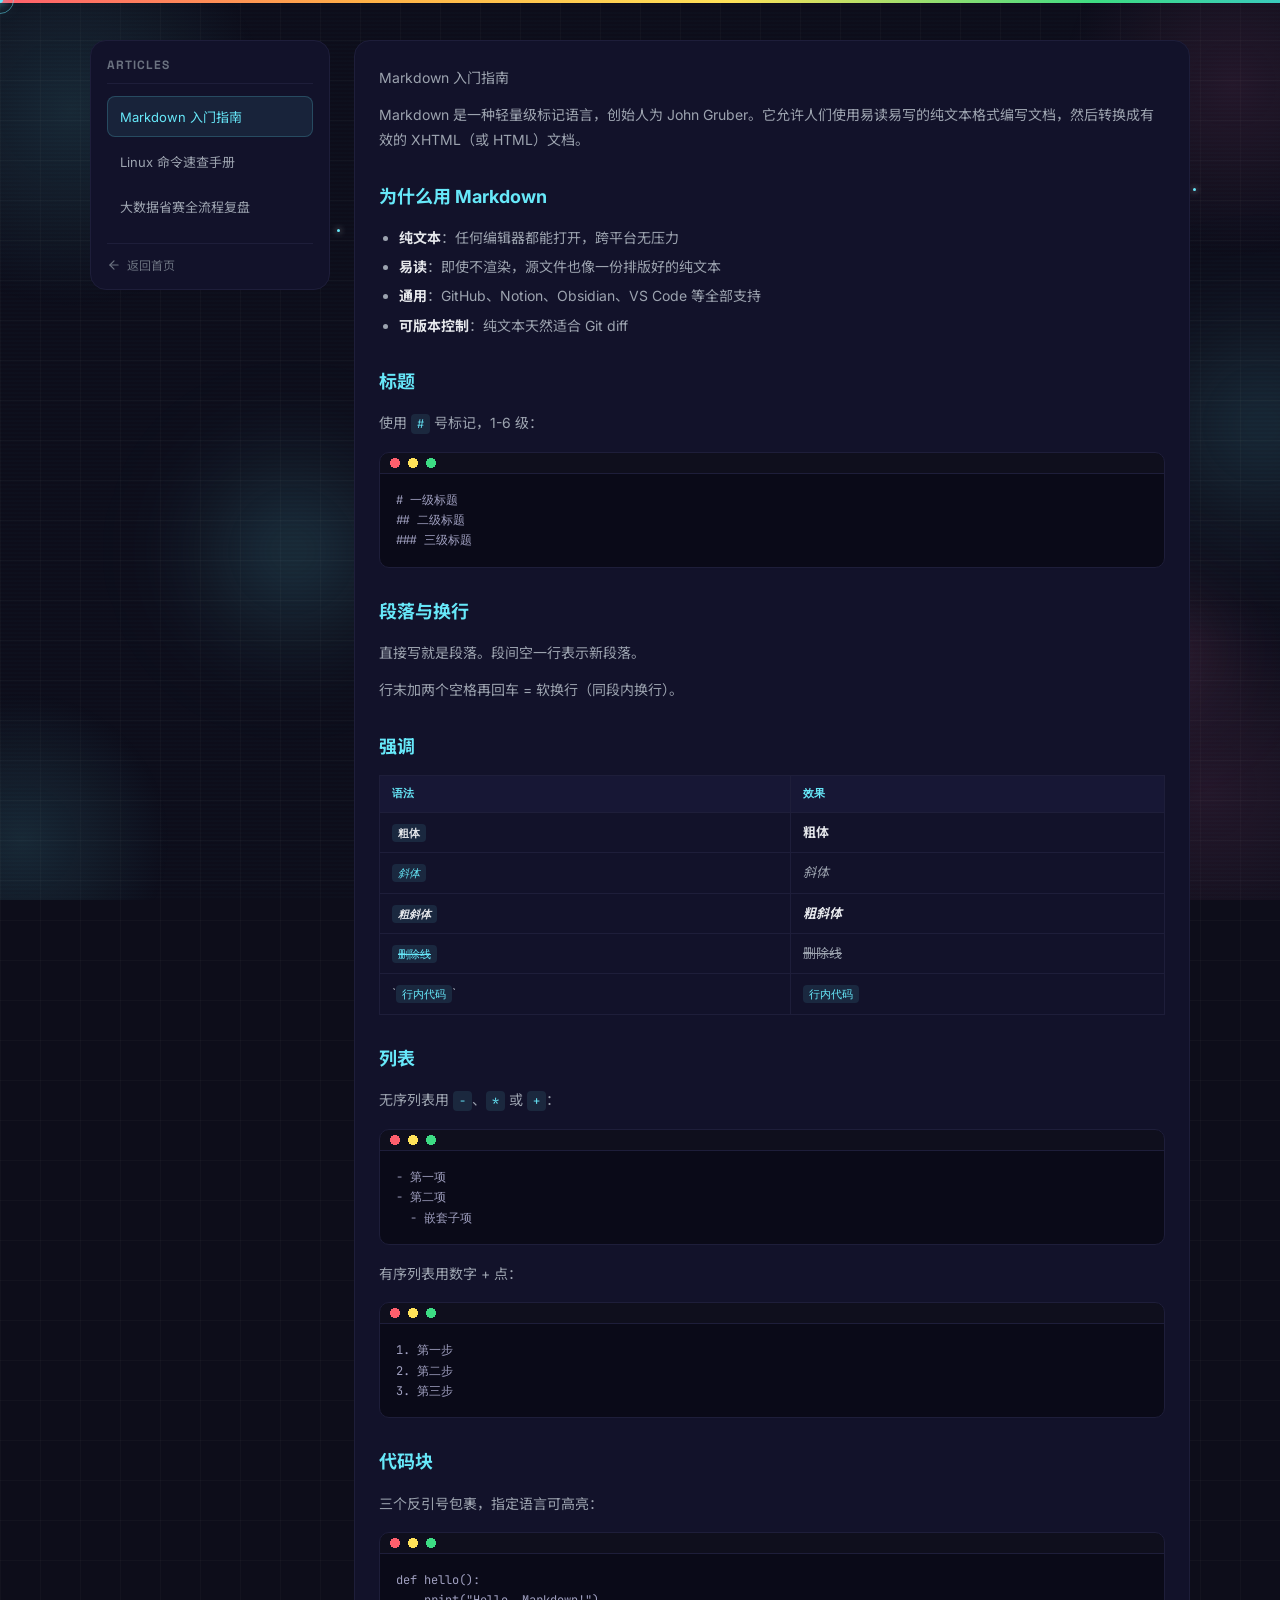
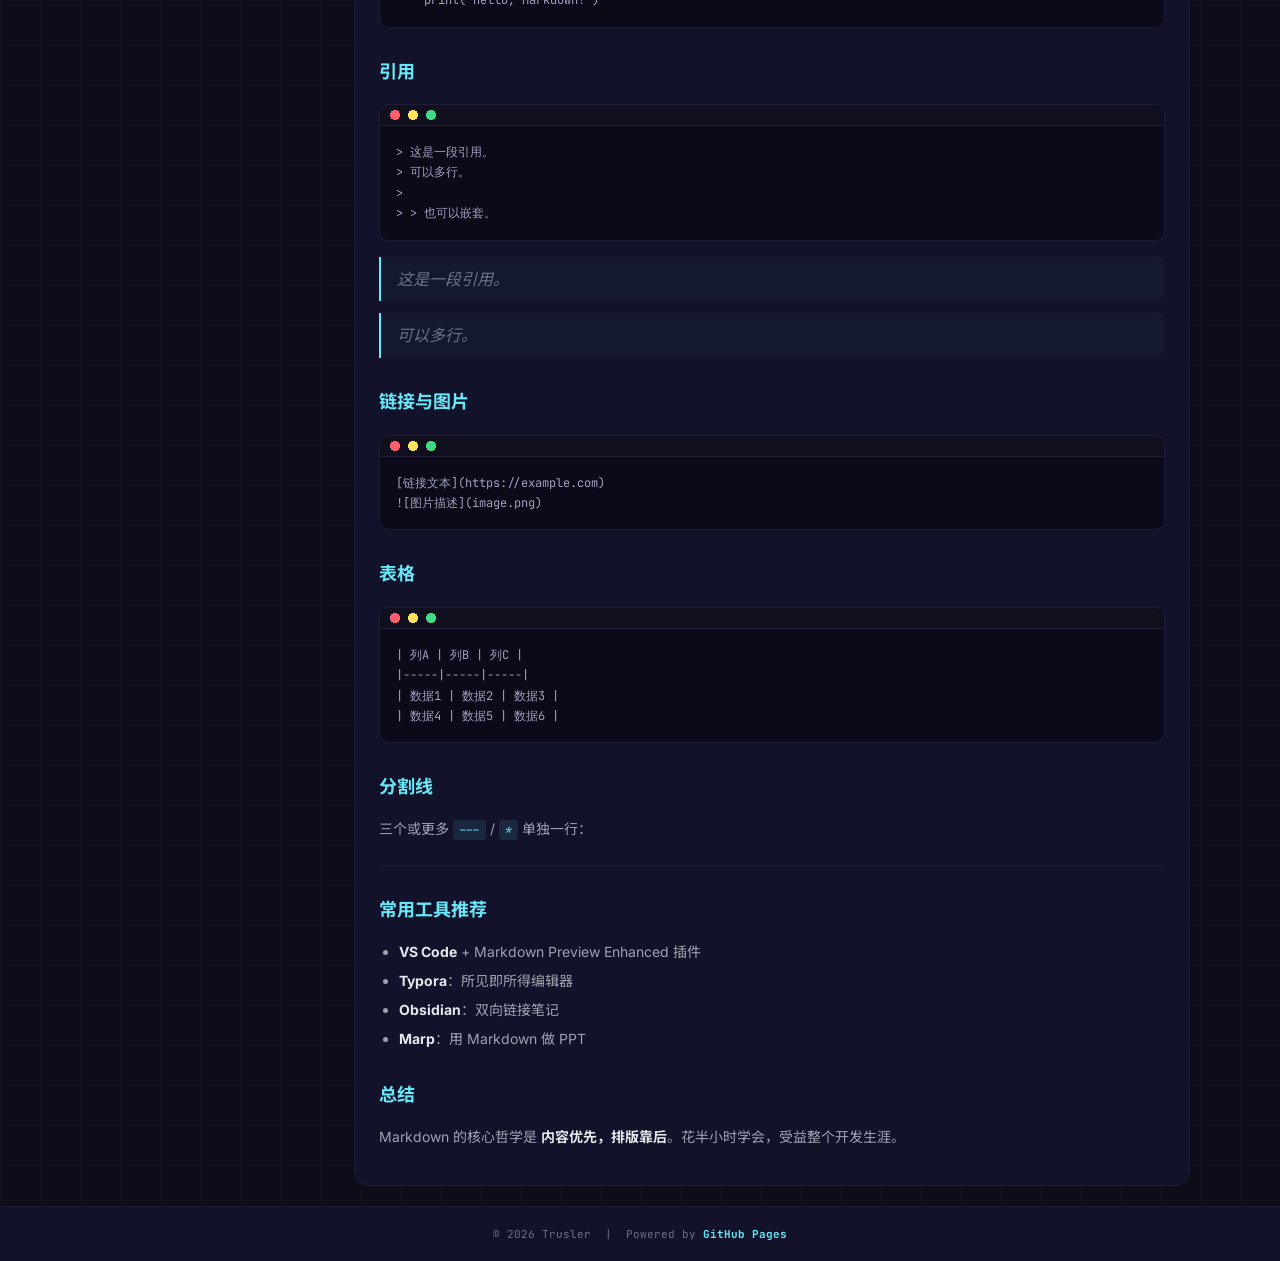
<file: web/blog.html>
<!DOCTYPE html>
<html lang="zh-CN">
<head>
<meta charset="UTF-8">
<meta name="viewport" content="width=device-width, initial-scale=1.0">
<meta name="description" content="Trusler 技术博客">
<meta name="theme-color" content="#0d0d1a">
<title>Blog | Trusler</title>
<link rel="icon" href="data:image/svg+xml,%3Csvg xmlns='http://www.w3.org/2000/svg' viewBox='0 0 24 24' fill='%2367e8f9'%3E%3Cpath d='M12 2L2 7l10 5 10-5-10-5zM2 17l10 5 10-5M2 12l10 5 10-5'/%3E%3C/svg%3E">
<link rel="preconnect" href="https://fonts.googleapis.com">
<link href="https://fonts.googleapis.com/css2?family=Inter:wght@400;500;600&family=JetBrains+Mono:wght@400;500;700&family=Space+Grotesk:wght@500;600;700&family=Noto+Sans+SC:wght@400;500;700&display=swap" rel="stylesheet">
<link rel="stylesheet" href="style.css">
</head>
<body>

<div class="rainbow-line"></div>
<div class="particles" id="particles" aria-hidden="true"></div>

<div class="blog-layout">
  <nav class="blog-nav">
    <div class="card">
      <div class="blog-nav-title">ARTICLES</div>
      <button class="blog-nav-item active" data-idx="0">Markdown 入门指南</button>
      <button class="blog-nav-item" data-idx="1">Linux 命令速查手册</button>
      <button class="blog-nav-item" data-idx="2">大数据省赛全流程复盘</button>
      <a href="index.html" class="blog-back">
        <svg width="14" height="14" viewBox="0 0 24 24" fill="none" stroke="currentColor" stroke-width="2" stroke-linecap="round" stroke-linejoin="round"><line x1="19" y1="12" x2="5" y2="12"/><polyline points="12 19 5 12 12 5"/></svg>
        返回首页
      </a>
    </div>
  </nav>

  <section class="blog-content">
    <div class="card">
      <div class="blog-article" id="articleContent"><!-- JS --></div>
    </div>
  </section>
</div>

<footer>
  <span>&copy; <span id="year">2024</span> Trusler &nbsp;|&nbsp;
  Powered by <b style="color:var(--highlight)">GitHub Pages</b></span>
</footer>

<script src="blog.js"></script>
<script src="effects.js"></script>
</body>
</html>
</file>
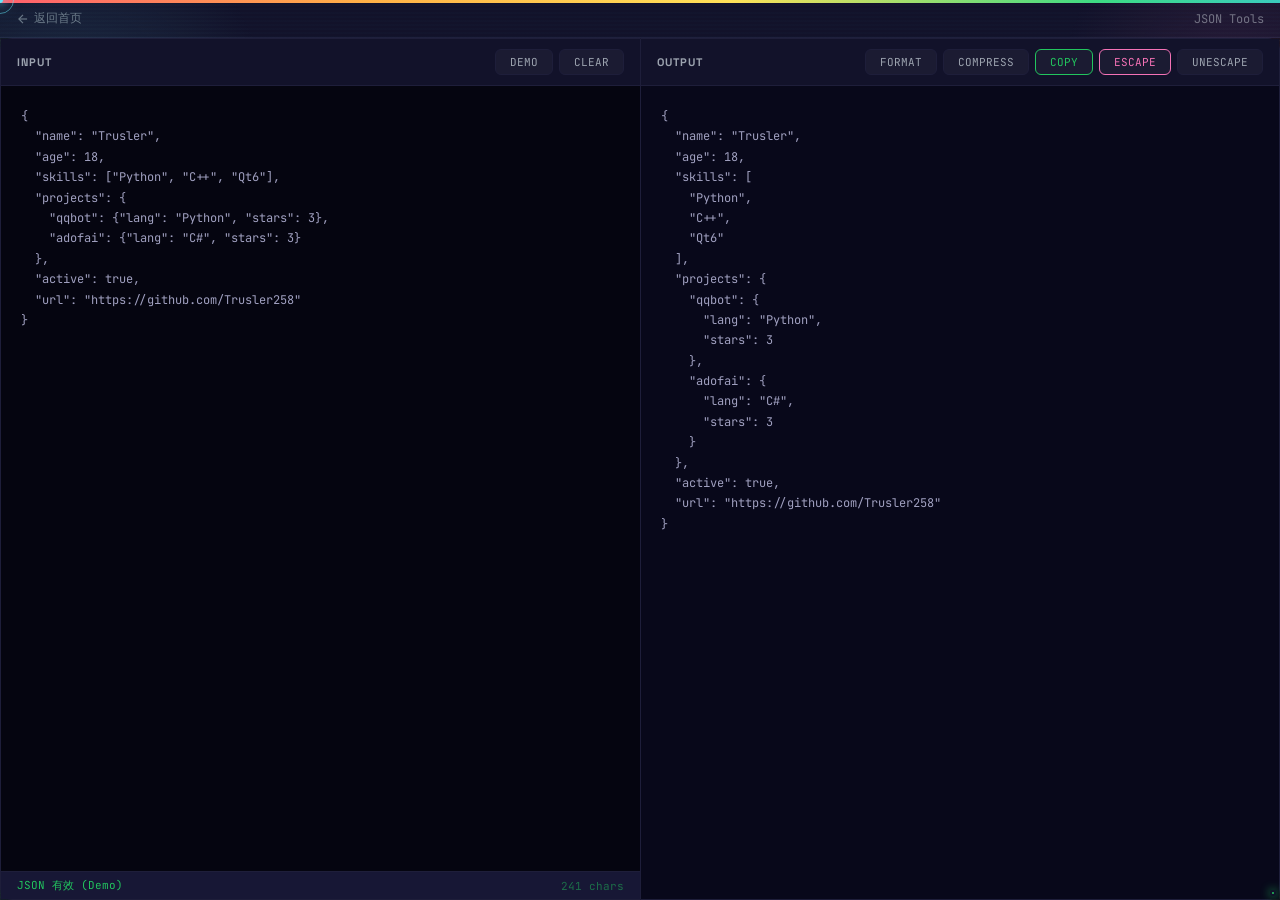
<file: web/json-tools.html>
<!DOCTYPE html>
<html lang="zh-CN">
<head>
<meta charset="UTF-8">
<meta name="viewport" content="width=device-width, initial-scale=1.0">
<title>JSON Tools | Trusler</title>
<link rel="icon" href="data:image/svg+xml,%3Csvg xmlns='http://www.w3.org/2000/svg' viewBox='0 0 24 24' fill='%2367e8f9'%3E%3Cpath d='M12 2L2 7l10 5 10-5-10-5zM2 17l10 5 10-5M2 12l10 5 10-5'/%3E%3C/svg%3E">
<link rel="preconnect" href="https://fonts.googleapis.com">
<link href="https://fonts.googleapis.com/css2?family=Inter:wght@400;500;600&family=JetBrains+Mono:wght@400;500;700&family=Space+Grotesk:wght@500;600;700&family=Noto+Sans+SC:wght@400;500;700&display=swap" rel="stylesheet">
<link rel="stylesheet" href="style.css">
<style>
.toolbar {
  padding: 10px 16px; background: var(--panel);
  border-bottom: 1px solid var(--border);
  display: flex; align-items: center; gap: 8px;
}
.toolbar a { color: var(--muted); text-decoration: none; font-size: 12px; display: flex; align-items: center; gap: 4px; transition: color .2s; font-family: var(--fm); }
.toolbar a:hover { color: var(--highlight); }

.tools-layout {
  flex: 1; display: flex; height: calc(100vh - 45px);
  position: relative; z-index: 1;
}
.input-pane, .output-pane {
  flex: 1; display: flex; flex-direction: column;
  border: 1px solid var(--border);
  min-width: 0;
}
.input-pane { border-radius: 12px 0 0 12px; }
.output-pane { border-radius: 0 12px 12px 0; border-left: none; }

.pane-header {
  display: flex; align-items: center; justify-content: space-between;
  padding: 10px 16px; background: var(--panel);
  border-bottom: 1px solid var(--border);
  font-family: var(--fd); font-size: 11px; font-weight: 700;
  color: var(--soft); letter-spacing: 1px;
  flex-wrap: wrap; gap: 6px;
}
.btn-group { display: flex; gap: 6px; flex-wrap: wrap; }
.tool-btn {
  padding: 5px 14px; background: rgba(255,255,255,.04);
  border: 1px solid var(--border); border-radius: 6px;
  color: var(--soft); font-size: 11px; cursor: pointer;
  font-family: var(--fm); transition: all .2s;
}
.tool-btn:hover { background: rgba(103,232,249,.1); border-color: var(--highlight); color: var(--highlight); }
.tool-btn.accent { border-color: var(--admin); color: var(--admin); }
.tool-btn.accent:hover { background: rgba(244,114,182,.1); }
.tool-btn.green { border-color: var(--ok); color: var(--ok); }
.tool-btn.green:hover { background: rgba(34,197,94,.1); }

#jsonInput, #jsonOutput {
  flex: 1; padding: 20px; background: #050510;
  border: none; color: #a0a0c0; font-family: var(--fm);
  font-size: 12px; line-height: 1.7; resize: none;
  outline: none; tab-size: 2;
}
#jsonInput::placeholder, #jsonOutput::placeholder { color: var(--muted); }
#jsonOutput { background: #08081a; }

.status-bar {
  padding: 6px 16px; background: var(--panel2);
  border-top: 1px solid var(--border);
  font-family: var(--fm); font-size: 11px;
  display: flex; align-items: center; gap: 8px;
}
.status-bar.ok { color: var(--ok); }
.status-bar.err { color: #ff5f6d; }
.status-dot { width: 6px; height: 6px; border-radius: 50%; background: currentColor; }

#errorDetail {
  padding: 8px 16px; font-family: var(--fm); font-size: 11px;
  color: #ff5f6d; background: rgba(255,95,109,.05);
  border-top: 1px solid rgba(255,95,109,.1);
  display: none;
}

@media (max-width: 768px) {
  .tools-layout { flex-direction: column; height: auto; }
  #jsonInput, #jsonOutput { min-height: 250px; }
}
</style>
</head>
<body>

<div class="rainbow-line"></div>

<div class="toolbar">
  <a href="index.html">
    <svg width="14" height="14" viewBox="0 0 24 24" fill="none" stroke="currentColor" stroke-width="2"><line x1="19" y1="12" x2="5" y2="12"/><polyline points="12 19 5 12 12 5"/></svg>
    返回首页
  </a>
  <span style="color:var(--muted);font-size:12px;margin-left:auto;font-family:var(--fm);">JSON Tools</span>
</div>

<div class="tools-layout">
  <div class="input-pane">
    <div class="pane-header">
      <span>INPUT</span>
      <div class="btn-group">
        <button class="tool-btn" onclick="loadDemo()">DEMO</button>
        <button class="tool-btn" onclick="clearAll()">CLEAR</button>
      </div>
    </div>
    <textarea id="jsonInput" placeholder='在此粘贴 JSON...  {"name":"hello","items":[1,2,3]}' spellcheck="false"></textarea>
    <div class="status-bar" id="inputStatus">
      <span class="status-dot"></span>
      <span id="inputStatusText">等待输入</span>
      <span style="margin-left:auto;opacity:.5;" id="inputSize"></span>
    </div>
    <div id="errorDetail"></div>
  </div>

  <div class="output-pane">
    <div class="pane-header">
      <span>OUTPUT</span>
      <div class="btn-group">
        <button class="tool-btn" onclick="doFormat()" title="缩进美化">FORMAT</button>
        <button class="tool-btn" onclick="doCompress()" title="单行压缩">COMPRESS</button>
        <button class="tool-btn green" onclick="doCopy()" title="复制到剪贴板">COPY</button>
        <button class="tool-btn accent" onclick="doEscape()" title="转义为字符串">ESCAPE</button>
        <button class="tool-btn" onclick="doUnescape()" title="反转义">UNESCAPE</button>
      </div>
    </div>
    <textarea id="jsonOutput" placeholder="点击按钮处理..." readonly spellcheck="false"></textarea>
  </div>
</div>

<script>
var input = document.getElementById('jsonInput');
var output = document.getElementById('jsonOutput');
var inputStatus = document.getElementById('inputStatus');
var inputStatusText = document.getElementById('inputStatusText');
var inputSize = document.getElementById('inputSize');
var errorDetail = document.getElementById('errorDetail');

var demo = '{\n  "name": "Trusler",\n  "age": 18,\n  "skills": ["Python", "C++", "Qt6"],\n  "projects": {\n    "qqbot": {"lang": "Python", "stars": 3},\n    "adofai": {"lang": "C#", "stars": 3}\n  },\n  "active": true,\n  "url": "https://github.com/Trusler258"\n}';

function parseInput() {
  try {
    var obj = JSON.parse(input.value);
    updateStatus(true, 'JSON 有效');
    errorDetail.style.display = 'none';
    return obj;
  } catch(e) {
    updateStatus(false, 'JSON 无效: ' + e.message);
    errorDetail.textContent = e.message;
    errorDetail.style.display = 'block';
    return null;
  }
}

function updateStatus(ok, msg) {
  inputStatus.className = 'status-bar ' + (ok ? 'ok' : 'err');
  inputStatusText.textContent = msg;
  inputSize.textContent = input.value.length + ' chars';
}

function doFormat() {
  var obj = parseInput();
  if (obj) output.value = JSON.stringify(obj, null, 2);
}

function doCompress() {
  var obj = parseInput();
  if (obj) output.value = JSON.stringify(obj);
}

function doEscape() {
  var text = input.value || output.value;
  if (!text) return;
  output.value = JSON.stringify(text);
}

function doUnescape() {
  var text = input.value || output.value;
  if (!text) return;
  try {
    output.value = JSON.parse(text);
  } catch(e) {
    output.value = text;
  }
}

function doCopy() {
  var text = output.value;
  if (!text) { output.value = '请先执行 FORMAT 或 COMPRESS'; return; }
  if (navigator.clipboard) {
    navigator.clipboard.writeText(text).then(function() {
      inputStatusText.textContent = '已复制到剪贴板';
    });
  } else {
    output.select();
    document.execCommand('copy');
    inputStatusText.textContent = '已复制到剪贴板';
  }
}

function loadDemo() {
  input.value = demo;
  output.value = JSON.stringify(JSON.parse(demo), null, 2);
  updateStatus(true, 'JSON 有效 (Demo)');
  errorDetail.style.display = 'none';
}

function clearAll() {
  input.value = '';
  output.value = '';
  updateStatus(true, '等待输入');
  errorDetail.style.display = 'none';
}

// 自动检测输入变化
input.addEventListener('input', function() {
  updateStatus(true, input.value ? '已输入' : '等待输入');
  errorDetail.style.display = 'none';
});

// 快捷键 Ctrl+Enter 格式化
input.addEventListener('keydown', function(e) {
  if ((e.ctrlKey || e.metaKey) && e.key === 'Enter') {
    e.preventDefault();
    doFormat();
  }
});

loadDemo();
</script>
<script src="effects.js"></script>
</body>
</html>
</file>
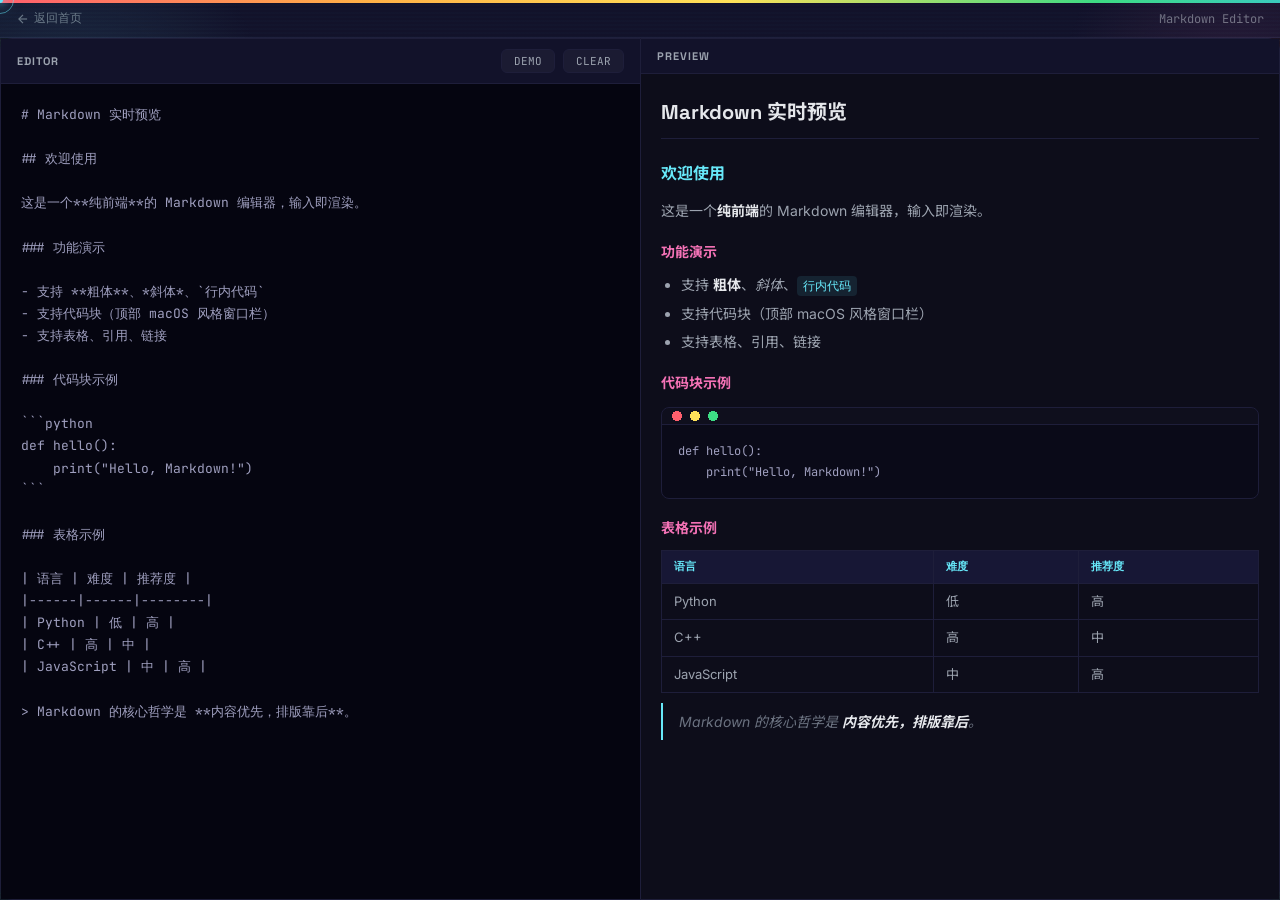
<file: web/md-editor.html>
<!DOCTYPE html>
<html lang="zh-CN">
<head>
<meta charset="UTF-8">
<meta name="viewport" content="width=device-width, initial-scale=1.0">
<title>MD Editor | Trusler</title>
<link rel="icon" href="data:image/svg+xml,%3Csvg xmlns='http://www.w3.org/2000/svg' viewBox='0 0 24 24' fill='%2367e8f9'%3E%3Cpath d='M12 2L2 7l10 5 10-5-10-5zM2 17l10 5 10-5M2 12l10 5 10-5'/%3E%3C/svg%3E">
<link rel="preconnect" href="https://fonts.googleapis.com">
<link href="https://fonts.googleapis.com/css2?family=Inter:wght@400;500;600&family=JetBrains+Mono:wght@400;500;700&family=Space+Grotesk:wght@500;600;700&family=Noto+Sans+SC:wght@400;500;700&display=swap" rel="stylesheet">
<link rel="stylesheet" href="style.css">
<style>
.editor-layout {
  flex: 1; display: flex; height: calc(100vh - 80px);
  gap: 0; position: relative; z-index: 1;
}
.editor-pane {
  flex: 1; display: flex; flex-direction: column;
  border: 1px solid var(--border);
}
.editor-pane:first-child { border-radius: 12px 0 0 12px; }
.editor-pane:last-child { border-radius: 0 12px 12px 0; border-left: none; }

.pane-header {
  display: flex; align-items: center; justify-content: space-between;
  padding: 10px 16px; background: var(--panel);
  border-bottom: 1px solid var(--border);
  font-family: var(--fd); font-size: 11px; font-weight: 700;
  color: var(--soft); letter-spacing: 1px;
}
.pane-header .actions { display: flex; gap: 8px; }
.pane-btn {
  padding: 4px 12px; background: rgba(255,255,255,.04);
  border: 1px solid var(--border); border-radius: 6px;
  color: var(--soft); font-size: 11px; cursor: pointer;
  font-family: var(--fm); transition: all .2s;
}
.pane-btn:hover { background: rgba(103,232,249,.1); border-color: var(--highlight); color: var(--highlight); }

#editorInput {
  flex: 1; padding: 20px; background: #050510;
  border: none; color: #a0a0c0; font-family: var(--fm);
  font-size: 13px; line-height: 1.7; resize: none;
  outline: none;
}
#editorInput::placeholder { color: var(--muted); }

#preview {
  flex: 1; padding: 20px; background: var(--bg);
  overflow-y: auto; font-size: 14px; line-height: 1.8;
}
#preview h1 { font-size: 20px; margin-bottom: 8px; border-bottom: 1px solid var(--border); padding-bottom: 8px; }
#preview h2 { font-size: 16px; margin: 20px 0 10px; color: var(--highlight); }
#preview h3 { font-size: 14px; margin: 16px 0 8px; color: var(--admin); }
#preview p { margin-bottom: 10px; color: var(--soft); }
#preview ul, #preview ol { margin: 8px 0 12px 20px; color: var(--soft); }
#preview li { margin-bottom: 3px; }
#preview code {
  background: rgba(103,232,249,.1); color: var(--highlight);
  padding: 2px 6px; border-radius: 4px; font-family: var(--fm); font-size: 12px;
}
#preview pre {
  background: #0a0a18; border: 1px solid var(--border);
  border-radius: 8px; margin: 12px 0; overflow: hidden;
  font-family: var(--fm); font-size: 12px; line-height: 1.7;
}
#preview pre::before {
  content: '';
  display: block; padding: 8px 14px;
  background: rgba(255,255,255,.02);
  border-bottom: 1px solid var(--border);
  background-image:
    radial-gradient(circle 5px, #ff5f6d 100%, transparent 100%),
    radial-gradient(circle 5px, #ffe259 100%, transparent 100%),
    radial-gradient(circle 5px, #3ddc84 100%, transparent 100%);
  background-position: 10px center, 28px center, 46px center;
  background-repeat: no-repeat;
  background-size: 10px 10px;
}
#preview pre code { display: block; padding: 16px; background: none; color: #a0a0c0; }
#preview blockquote {
  border-left: 2px solid var(--highlight); padding: 6px 16px;
  margin: 10px 0; color: var(--muted); font-style: italic;
}
#preview hr { border: none; border-top: 1px solid var(--border); margin: 16px 0; }
#preview table { width: 100%; border-collapse: collapse; margin: 10px 0; font-size: 13px; }
#preview th { background: var(--panel2); padding: 6px 12px; text-align: left; border: 1px solid var(--border); color: var(--highlight); font-family: var(--fm); font-size: 11px; }
#preview td { padding: 6px 12px; border: 1px solid var(--border); color: var(--soft); }
#preview strong { color: var(--text); }
#preview a { color: var(--highlight); }

.toolbar { padding: 10px 16px; background: var(--panel); border-bottom: 1px solid var(--border); display: flex; align-items: center; gap: 8px; }
.toolbar a { color: var(--muted); text-decoration: none; font-size: 12px; display: flex; align-items: center; gap: 4px; transition: color .2s; font-family: var(--fm); }
.toolbar a:hover { color: var(--highlight); }

@media (max-width: 768px) {
  .editor-layout { flex-direction: column; height: auto; }
  #editorInput, #preview { min-height: 300px; }
}
</style>
</head>
<body>

<div class="rainbow-line"></div>

<div class="toolbar">
  <a href="index.html">
    <svg width="14" height="14" viewBox="0 0 24 24" fill="none" stroke="currentColor" stroke-width="2"><line x1="19" y1="12" x2="5" y2="12"/><polyline points="12 19 5 12 12 5"/></svg>
    返回首页
  </a>
  <span style="color:var(--muted);font-size:12px;margin-left:auto;font-family:var(--fm);">Markdown Editor</span>
</div>

<div class="editor-layout">
  <div class="editor-pane">
    <div class="pane-header">
      <span>EDITOR</span>
      <div class="actions">
        <button class="pane-btn" onclick="loadDemo()" title="加载示例">DEMO</button>
        <button class="pane-btn" onclick="clearEditor()" title="清空">CLEAR</button>
      </div>
    </div>
    <textarea id="editorInput" placeholder="在此输入 Markdown..." spellcheck="false"></textarea>
  </div>

  <div class="editor-pane">
    <div class="pane-header"><span>PREVIEW</span></div>
    <div id="preview"></div>
  </div>
</div>

<script>
var demo = '# Markdown 实时预览\n\n## 欢迎使用\n\n这是一个**纯前端**的 Markdown 编辑器，输入即渲染。\n\n### 功能演示\n\n- 支持 **粗体**、*斜体*、`行内代码`\n- 支持代码块（顶部 macOS 风格窗口栏）\n- 支持表格、引用、链接\n\n### 代码块示例\n\n```python\ndef hello():\n    print("Hello, Markdown!")\n```\n\n### 表格示例\n\n| 语言 | 难度 | 推荐度 |\n|------|------|--------|\n| Python | 低 | 高 |\n| C++ | 高 | 中 |\n| JavaScript | 中 | 高 |\n\n> Markdown 的核心哲学是 **内容优先，排版靠后**。';

function renderMarkdown(md) {
  var lines = md.split('\n');
  var html = '';
  var inCodeBlock = false, codeContent = '';
  var inTable = false, tableHtml = '';
  var inList = false;

  function parseInline(text) {
    text = text.replace(/`([^`]+)`/g, '<code>$1</code>');
    text = text.replace(/\*\*\*(.+?)\*\*\*/g, '<strong><em>$1</em></strong>');
    text = text.replace(/\*\*(.+?)\*\*/g, '<strong>$1</strong>');
    text = text.replace(/\*(.+?)\*/g, '<em>$1</em>');
    text = text.replace(/~~(.+?)~~/g, '<del>$1</del>');
    text = text.replace(/\[([^\]]+)\]\(([^)]+)\)/g, '<a href="$2" target="_blank">$1</a>');
    return text;
  }

  for (var i = 0; i < lines.length; i++) {
    var line = lines[i];

    if (line.trim().startsWith('```')) {
      if (inCodeBlock) {
        html += '<pre><code>' + codeContent.replace(/</g, '&lt;').replace(/>/g, '&gt;') + '</code></pre>';
        codeContent = ''; inCodeBlock = false;
      } else { inCodeBlock = true; }
      continue;
    }
    if (inCodeBlock) { codeContent += (codeContent ? '\n' : '') + line; continue; }

    if (line.trim().startsWith('|') && line.trim().endsWith('|')) {
      if (!inTable) { inTable = true; tableHtml = ''; }
      var cells = line.split('|').filter(function(c) { return c.trim(); });
      if (cells.every(function(c) { return /^[-: ]+$/.test(c.trim()); })) { tableHtml += '<!--sep-->'; continue; }
      var tag = (tableHtml.indexOf('<th') === -1 && tableHtml.indexOf('<!--sep-->') === -1) ? 'th' : 'td';
      tableHtml += '<tr>';
      cells.forEach(function(c) { tableHtml += '<' + tag + '>' + parseInline(c.trim()) + '</' + tag + '>'; });
      tableHtml += '</tr>';
      if (i + 1 >= lines.length || !(lines[i+1].trim().startsWith('|') && lines[i+1].trim().endsWith('|'))) {
        var parts = tableHtml.split('<!--sep-->');
        html += '<table>' + (parts[0] || '') + (parts[1] || '') + '</table>';
        inTable = false; tableHtml = '';
      }
      continue;
    }

    if (line.match(/^#{1,6}\s/)) {
      var level = line.match(/^(#{1,6})/)[1].length;
      html += '<h' + level + '>' + parseInline(line.replace(/^#{1,6}\s*/, '')) + '</h' + level + '>';
      continue;
    }

    if (line.match(/^[-*_]{3,}\s*$/)) { html += '<hr>'; continue; }
    if (line.startsWith('> ')) { html += '<blockquote>' + parseInline(line.replace(/^>\s?/, '')) + '</blockquote>'; continue; }

    if (line.match(/^[\s]*[-*+]\s/)) {
      html += '<ul>';
      var j = i;
      while (j < lines.length && lines[j].match(/^[\s]*[-*+]\s/)) {
        html += '<li>' + parseInline(lines[j].replace(/^[\s]*[-*+]\s/, '')) + '</li>';
        j++;
      }
      html += '</ul>'; i = j - 1;
      continue;
    }

    if (line.match(/^[\s]*\d+\.\s/)) {
      html += '<ol>';
      var k = i;
      while (k < lines.length && lines[k].match(/^[\s]*\d+\.\s/)) {
        html += '<li>' + parseInline(lines[k].replace(/^[\s]*\d+\.\s/, '')) + '</li>';
        k++;
      }
      html += '</ol>'; i = k - 1;
      continue;
    }

    if (line.trim() === '') continue;
    html += '<p>' + parseInline(line) + '</p>';
  }

  return html;
}

var input = document.getElementById('editorInput');
var preview = document.getElementById('preview');

input.addEventListener('input', function() {
  preview.innerHTML = renderMarkdown(input.value);
});

function loadDemo() {
  input.value = demo;
  preview.innerHTML = renderMarkdown(demo);
}

function clearEditor() {
  input.value = '';
  preview.innerHTML = '';
}

// 加载示例
loadDemo();
</script>
<script src="effects.js"></script>
</body>
</html>
</file>
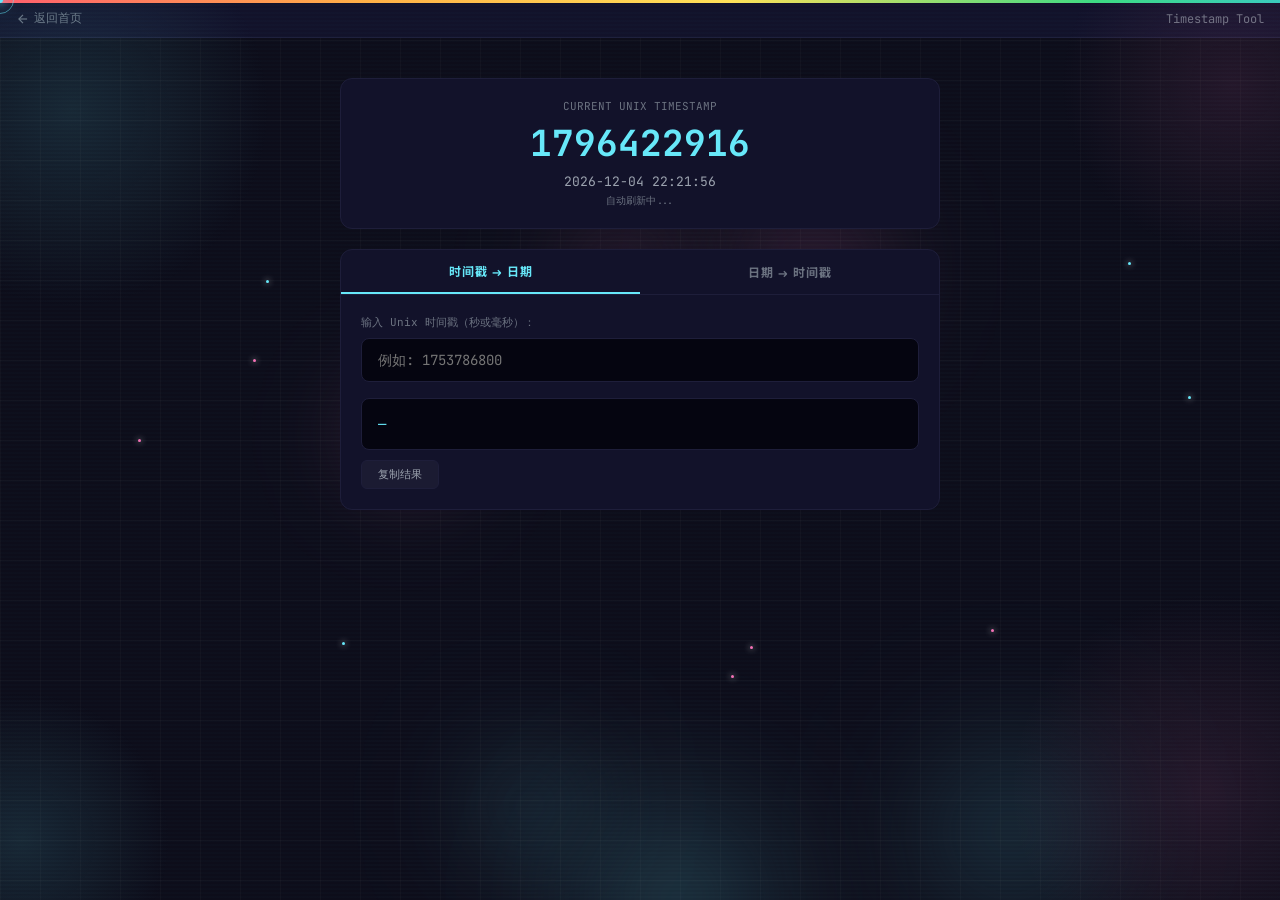
<file: web/timestamp.html>
<!DOCTYPE html>
<html lang="zh-CN">
<head>
<meta charset="UTF-8">
<meta name="viewport" content="width=device-width, initial-scale=1.0">
<title>Timestamp Tool | Trusler</title>
<link rel="icon" href="data:image/svg+xml,%3Csvg xmlns='http://www.w3.org/2000/svg' viewBox='0 0 24 24' fill='%2367e8f9'%3E%3Cpath d='M12 2L2 7l10 5 10-5-10-5zM2 17l10 5 10-5M2 12l10 5 10-5'/%3E%3C/svg%3E">
<link rel="preconnect" href="https://fonts.googleapis.com">
<link href="https://fonts.googleapis.com/css2?family=Inter:wght@400;500;600&family=JetBrains+Mono:wght@400;500;700&family=Space+Grotesk:wght@500;600;700&family=Noto+Sans+SC:wght@400;500;700&display=swap" rel="stylesheet">
<link rel="stylesheet" href="style.css">
<style>
.toolbar {
  padding: 10px 16px; background: var(--panel);
  border-bottom: 1px solid var(--border);
  display: flex; align-items: center; gap: 8px;
}
.toolbar a { color: var(--muted); text-decoration: none; font-size: 12px; display: flex; align-items: center; gap: 4px; transition: color .2s; font-family: var(--fm); }
.toolbar a:hover { color: var(--highlight); }

.tools-wrap {
  flex:1; max-width:600px; margin:40px auto; width:95%;
  position:relative; z-index:1;
}

.now-card {
  text-align:center; padding:20px; margin-bottom:20px;
  background:var(--panel); border:1px solid var(--border); border-radius:12px;
}
.now-label { font-family:var(--fm); font-size:11px; color:var(--muted); margin-bottom:6px; }
.now-value { font-family:var(--fm); font-size:36px; font-weight:700; color:var(--highlight); word-break:break-all; }
.now-human { font-family:var(--fm); font-size:13px; color:var(--soft); margin-top:6px; }

.convert-card {
  background:var(--panel); border:1px solid var(--border); border-radius:12px; overflow:hidden;
}
.convert-tabs { display:flex; border-bottom:1px solid var(--border); }
.convert-tab {
  flex:1; padding:12px; text-align:center; cursor:pointer;
  font-family:var(--fd); font-size:12px; font-weight:700; letter-spacing:1px;
  color:var(--muted); background:transparent; border:none;
  transition:all .2s;
}
.convert-tab:hover { color:var(--text); }
.convert-tab.active { color:var(--highlight); border-bottom:2px solid var(--highlight); }

.convert-body { padding:20px; }
.convert-body label {
  display:block; font-family:var(--fm); font-size:11px;
  color:var(--muted); margin-bottom:8px;
}
.convert-body input {
  width:100%; padding:12px 16px; background:#050510;
  border:1px solid var(--border); border-radius:8px;
  color:var(--text); font-family:var(--fm); font-size:14px;
  outline:none; transition:border-color .2s;
}
.convert-body input:focus { border-color:var(--highlight); }
.result-box {
  margin-top:16px; padding:16px; background:#050510;
  border:1px solid var(--border); border-radius:8px;
  font-family:var(--fm); font-size:14px; color:var(--highlight);
  min-height:40px; display:flex; align-items:center;
  word-break:break-all;
}
.hint { font-size:11px; color:var(--muted); margin-top:8px; }
.copy-btn {
  margin-top:10px; padding:6px 16px; background:rgba(255,255,255,.04);
  border:1px solid var(--border); border-radius:6px;
  color:var(--soft); font-size:11px; cursor:pointer;
  font-family:var(--fm); transition:all .2s;
}
.copy-btn:hover { background:rgba(103,232,249,.1); border-color:var(--highlight); color:var(--highlight); }

.auto-refresh { font-family:var(--fm); font-size:10px; color:var(--muted); text-align:center; margin-top:8px; }
</style>
</head>
<body>

<div class="rainbow-line"></div>

<div class="toolbar">
  <a href="index.html">
    <svg width="14" height="14" viewBox="0 0 24 24" fill="none" stroke="currentColor" stroke-width="2"><line x1="19" y1="12" x2="5" y2="12"/><polyline points="12 19 5 12 12 5"/></svg>
    返回首页
  </a>
  <span style="color:var(--muted);font-size:12px;margin-left:auto;font-family:var(--fm);">Timestamp Tool</span>
</div>

<div class="tools-wrap">

  <div class="now-card">
    <div class="now-label">CURRENT UNIX TIMESTAMP</div>
    <div class="now-value" id="nowTs"></div>
    <div class="now-human" id="nowHuman"></div>
    <div class="auto-refresh" style="margin-top:4px;" id="refreshHint">等待首次刷新...</div>
  </div>

  <div class="convert-card">
    <div class="convert-tabs">
      <button class="convert-tab active" onclick="switchTab('toTime')">时间戳 → 日期</button>
      <button class="convert-tab" onclick="switchTab('toTs')">日期 → 时间戳</button>
    </div>

    <div class="convert-body" id="tabToTime">
      <label>输入 Unix 时间戳（秒或毫秒）：</label>
      <input type="text" id="tsInput" placeholder="例如: 1753786800" oninput="tsToDate()">
      <div class="result-box" id="tsResult">—</div>
      <button class="copy-btn" onclick="copyResult()">复制结果</button>
    </div>

    <div class="convert-body" id="tabToTs" style="display:none;">
      <label>输入日期时间（YYYY-MM-DD HH:mm:ss）：</label>
      <input type="text" id="dateInput" placeholder="例如: 2026-07-29 17:00:00" oninput="dateToTs()">
      <div class="result-box" id="dateResult">—</div>
      <div class="hint">不填时间默认 00:00:00，也可只填 YYYY-MM-DD</div>
      <button class="copy-btn" onclick="copyDateResult()">复制结果</button>
    </div>
  </div>

</div>

<script>
function pad(n) { return n < 10 ? '0' + n : '' + n; }

function formatDate(d) {
  return d.getFullYear() + '-' + pad(d.getMonth()+1) + '-' + pad(d.getDate()) +
    ' ' + pad(d.getHours()) + ':' + pad(d.getMinutes()) + ':' + pad(d.getSeconds());
}

function updateNow() {
  var now = Math.floor(Date.now() / 1000);
  document.getElementById('nowTs').textContent = now;
  document.getElementById('nowHuman').textContent = formatDate(new Date());
  document.getElementById('refreshHint').textContent = '自动刷新中...';
  document.getElementById('refreshHint').style.color = 'var(--ok)';
  setTimeout(function() {
    document.getElementById('refreshHint').textContent = '自动刷新中...';
    document.getElementById('refreshHint').style.color = 'var(--muted)';
  }, 500);
}

// 每秒刷新
setInterval(updateNow, 1000);
updateNow();

function tsToDate() {
  var val = document.getElementById('tsInput').value.trim();
  if (!val) { document.getElementById('tsResult').textContent = '—'; return; }
  var ts = parseInt(val);
  // 如果是毫秒级（13位），转秒
  if (ts > 1000000000000) ts = Math.floor(ts / 1000);
  var d = new Date(ts * 1000);
  if (isNaN(d.getTime())) {
    document.getElementById('tsResult').textContent = '无效的时间戳';
    document.getElementById('tsResult').style.color = '#ff5f6d';
    return;
  }
  var result = formatDate(d) + '  ' + d.toUTCString();
  document.getElementById('tsResult').textContent = result;
  document.getElementById('tsResult').style.color = 'var(--highlight)';
}

function dateToTs() {
  var val = document.getElementById('dateInput').value.trim();
  if (!val) { document.getElementById('dateResult').textContent = '—'; return; }
  // 补全时间
  if (val.length <= 10) val += ' 00:00:00';
  var d = new Date(val);
  if (isNaN(d.getTime())) {
    document.getElementById('dateResult').textContent = '无效的日期格式';
    document.getElementById('dateResult').style.color = '#ff5f6d';
    return;
  }
  var sec = Math.floor(d.getTime() / 1000);
  document.getElementById('dateResult').textContent = sec + ' (秒)  |  ' + d.getTime() + ' (毫秒)';
  document.getElementById('dateResult').style.color = 'var(--highlight)';
}

function switchTab(tab) {
  document.querySelectorAll('.convert-tab').forEach(function(t) { t.classList.remove('active'); });
  document.getElementById('tabToTime').style.display = tab === 'toTime' ? 'block' : 'none';
  document.getElementById('tabToTs').style.display = tab === 'toTs' ? 'block' : 'none';
  event.target.classList.add('active');
}

function copyResult() {
  var t = document.getElementById('tsResult').textContent;
  if (!t || t === '—') return;
  navigator.clipboard ? navigator.clipboard.writeText(t) : (function(){var ta=document.createElement('textarea');ta.value=t;document.body.appendChild(ta);ta.select();document.execCommand('copy');document.body.removeChild(ta);})();
}

function copyDateResult() {
  var t = document.getElementById('dateResult').textContent;
  if (!t || t === '—') return;
  navigator.clipboard ? navigator.clipboard.writeText(t) : (function(){var ta=document.createElement('textarea');ta.value=t;document.body.appendChild(ta);ta.select();document.execCommand('copy');document.body.removeChild(ta);})();
}
</script>
<script src="effects.js"></script>
</body>
</html>
</file>
<file: style.css>
:root {
  --bg: #0d0d1a;
  --panel: #12122a;
  --panel2: #171735;
  --border: #1e1e3a;
  --text: #e5e7eb;
  --muted: #6b7280;
  --soft: #9ca3af;
  --highlight: #67e8f9;
  --admin: #f472b6;
  --ok: #22c55e;
  --rainbow: linear-gradient(90deg, #ff5f6d, #ffb147, #ffe259, #3ddc84, #38bdf8, #8b7bff, #e879f9, #ff5f6d);
  --fd: 'Space Grotesk', 'Noto Sans SC', sans-serif;
  --fm: 'JetBrains Mono', 'Fira Code', monospace;
  --_tr_usler_build: 1;
}

*, *::before, *::after { margin: 0; padding: 0; box-sizing: border-box; }
html { scroll-behavior: smooth; }
body {
  background: var(--bg);
  color: var(--text);
  font-family: 'Inter', 'Noto Sans SC', sans-serif;
  min-height: 100vh;
  display: flex;
  flex-direction: column;
  background-image:
    linear-gradient(rgba(255,255,255,.025) 1px, transparent 1px),
    linear-gradient(90deg, rgba(255,255,255,.025) 1px, transparent 1px);
  background-size: 40px 40px;
  overflow-x: hidden;
}
::selection { background: rgba(103,232,249,.3); color: #fff; }
::-webkit-scrollbar { width: 6px; }
::-webkit-scrollbar-track { background: transparent; }
::-webkit-scrollbar-thumb { background: #26264a; border-radius: 99px; }
::-webkit-scrollbar-thumb:hover { background: #3a3a6a; }

@keyframes flow { to { background-position: 200% 0; } }
@keyframes fadeUp {
  from { opacity: 0; transform: translateY(20px); }
  to   { opacity: 1; transform: translateY(0); }
}

.rainbow-line {
  position: fixed; top: 0; left: 0; right: 0; height: 3px; z-index: 100;
  background: var(--rainbow); background-size: 200% 100%;
  animation: flow 8s linear infinite;
}

.particles {
  position: fixed; top: 0; left: 0; width: 100%; height: 100%;
  pointer-events: none; z-index: 0; overflow: hidden;
}
.particle {
  position: absolute;
  width: 2px; height: 2px;
  background: var(--highlight);
  border-radius: 50%;
  animation: floatUp linear infinite;
  opacity: 0;
}
@keyframes floatUp {
  0%   { transform: translateY(100vh) scale(0); opacity: 0; }
  10%  { opacity: 1; }
  90%  { opacity: 1; }
  100% { transform: translateY(-10vh) scale(1.5); opacity: 0; }
}
@keyframes floatOrb {
  0%   { transform: translate(0, 0) rotate(0deg); }
  25%  { transform: translate(30px, -40px) rotate(90deg); }
  50%  { transform: translate(-20px, -80px) rotate(180deg); }
  75%  { transform: translate(-40px, -30px) rotate(270deg); }
  100% { transform: translate(0, 0) rotate(360deg); }
}
@keyframes scanMove {
  from { background-position: 0 0; }
  to { background-position: 0 100px; }
}
@keyframes cornerPulse {
  0%, 100% { opacity: 0.6; transform: scale(1); }
  50% { opacity: 1; transform: scale(1.3); }
}
@keyframes dataBlink {
  0%, 100% { opacity: 0; transform: scale(0.5); }
  50% { opacity: 1; transform: scale(1.5); }
}

main {
  flex: 1; display: flex;
  max-width: 1200px; margin: 80px auto 40px;
  width: 95%; gap: 100px;
  align-items: flex-start;
  position: relative; z-index: 1;
}

.sidebar { width: 320px; flex: none; position: sticky; top: 40px; animation: fadeUp .6s ease both; perspective: 800px; }
.profile-card {
  --card-z: 40px;
  background: var(--panel); border: 1px solid var(--border);
  border-radius: 16px; padding: 30px;
  text-align: center; position: relative;
  transition: box-shadow .3s;
}
.profile-card::before {
  content: ''; position: absolute; top: 0; left: 0; right: 0; height: 2px;
  background: var(--rainbow); background-size: 200% 100%;
  animation: flow 6s linear infinite;
}

.avatar-wrap {
  width: 96px; height: 96px; margin: 0 auto 16px; position: relative;
}
.avatar-ring {
  width: 100%; height: 100%; border-radius: 50%;
  background: var(--rainbow); background-size: 200% 100%;
  animation: flow 4s linear infinite;
  padding: 3px;
}
.avatar-img {
  width: 100%; height: 100%; border-radius: 50%;
  object-fit: cover; display: block;
  background: var(--panel);
}
.status-dot {
  position: absolute; bottom: 4px; right: 4px;
  width: 12px; height: 12px; background: var(--ok);
  border-radius: 50%; border: 2px solid var(--panel);
  box-shadow: 0 0 10px var(--ok);
  cursor: help;
}

h1 { font-family: var(--fd); font-size: 22px; font-weight: 700; margin-bottom: 4px; }
.nick { color: var(--muted); font-family: var(--fm); font-size: 12px; margin-bottom: 6px; }
.tagline { color: var(--highlight); font-family: var(--fm); font-size: 12px; margin-bottom: 18px; }
.bio { color: var(--soft); font-size: 13px; line-height: 1.7; margin-bottom: 28px; min-height: 88px; }

.social-links { display: flex; flex-direction: column; gap: 10px; }
.s-btn {
  display: flex; align-items: center; justify-content: center; gap: 8px;
  padding: 11px 16px; background: rgba(255,255,255,.03);
  border: 1px solid var(--border); border-radius: 10px;
  color: var(--text); text-decoration: none;
  font-size: 13px; font-weight: 500;
  transition: all .25s ease;
}
.s-btn svg { flex: none; }
.s-btn:hover {
  background: rgba(103,232,249,.08);
  border-color: var(--highlight);
  transform: translateY(-2px);
  box-shadow: 0 4px 16px rgba(103,232,249,.12);
}
.s-btn.primary {
  background: linear-gradient(135deg, rgba(103,232,249,.12), rgba(139,123,255,.12));
  border-color: rgba(103,232,249,.3);
  color: var(--highlight);
  font-weight: 600;
}

.content-area { flex: 1; display: flex; flex-direction: column; gap: 20px; min-width: 0; perspective: 800px; }
.content-area > .card { animation: fadeUp .6s ease both; }
.content-area > .card:nth-child(1) { animation-delay: .1s; }
.content-area > .card:nth-child(2) { animation-delay: .2s; }
.content-area > .card:nth-child(3) { animation-delay: .3s; }

.card {
  --card-z: 20px;
  background: var(--panel); border: 1px solid var(--border);
  border-radius: 16px; padding: 24px;
  position: relative;
  transition: border-color .3s, box-shadow .3s;
}
.card:hover {
  border-color: #2c2c55;
  box-shadow: 0 0 30px rgba(103,232,249,.04);
}
.card-header {
  display: flex; justify-content: space-between;
  align-items: center; margin-bottom: 16px;
}
.card-title {
  font-family: var(--fd); font-size: 13px; font-weight: 700;
  letter-spacing: 1.5px; color: var(--soft);
  display: flex; align-items: center; gap: 10px;
}
.card-title::before {
  content: ''; width: 14px; height: 3px; border-radius: 2px;
  background: var(--rainbow); background-size: 200% 100%;
  animation: flow 6s linear infinite;
}

.terminal {
  background: #050510; border: 1px solid var(--border);
  border-radius: 10px; font-family: var(--fm); font-size: 12px; overflow: hidden;
}
.term-bar {
  background: rgba(255,255,255,.03); padding: 8px 14px;
  display: flex; align-items: center; gap: 8px;
  border-bottom: 1px solid var(--border);
}
.dot { width: 10px; height: 10px; border-radius: 50%; }
.dot.r { background: #ff5f6d; } .dot.y { background: #ffe259; } .dot.g { background: #3ddc84; }
.term-body { padding: 16px; color: #a0a0c0; line-height: 1.8; min-height: 180px; }
.term-body .line { min-height: 1.8em; }
.cmd { color: var(--ok); }
.arg { color: var(--highlight); }
.comment { color: var(--muted); }
@keyframes blink { 50% { opacity: 0; } }

.project-grid {
  display: grid;
  grid-template-columns: repeat(auto-fill, minmax(220px, 1fr));
  gap: 14px;
}
.proj-item {
  background: var(--panel2); border: 1px solid var(--border);
  border-radius: 12px; padding: 18px;
  cursor: pointer;
  transition: all .3s ease;
  text-decoration: none; display: flex; flex-direction: column; color: inherit;
}
.proj-item:hover {
  transform: translateY(-3px);
  border-color: var(--admin);
  box-shadow: 0 6px 20px rgba(244,114,182,.15);
}
.proj-header {
  display: flex; align-items: center; gap: 8px; margin-bottom: 8px;
}
.proj-header svg { flex: none; opacity: .7; }
.proj-name { font-weight: 700; color: var(--text); font-size: 14px; }
.proj-desc { font-size: 12px; color: var(--muted); line-height: 1.6; flex: 1; }
.proj-meta {
  display: flex; align-items: center; justify-content: space-between; margin-top: 12px;
}
.proj-tags { display: flex; flex-wrap: wrap; gap: 6px; }
.p-tag {
  font-size: 10px; padding: 3px 8px;
  background: rgba(255,255,255,.05); border: 1px solid rgba(255,255,255,.06);
  border-radius: 4px; color: var(--soft);
}
.proj-stars {
  display: flex; align-items: center; gap: 4px;
  font-family: var(--fm); font-size: 11px; color: var(--muted);
}
.proj-stars svg { opacity: .5; }

.skill-row { margin-bottom: 14px; }
.skill-row:last-child { margin-bottom: 0; }
.skill-info {
  display: flex; justify-content: space-between;
  font-size: 11px; margin-bottom: 5px;
  font-family: var(--fm); color: var(--soft);
}
.skill-bar {
  height: 6px; background: rgba(255,255,255,.06);
  border-radius: 99px; overflow: hidden;
}
.skill-fill {
  height: 100%; border-radius: 99px;
  width: 0;
  transition: width 1.2s cubic-bezier(.22,.61,.36,1);
}
.skill-fill.visible { width: var(--w); }

footer {
  position: relative; z-index: 1;
  margin-top: auto; padding: 20px;
  text-align: center; font-family: var(--fm); font-size: 11px;
  color: var(--muted);
  border-top: 1px solid var(--border); background: var(--panel);
}
footer b { color: var(--text); }

@media (max-width: 900px) {
  main { flex-direction: column; margin: 20px auto; }
  .sidebar { width: 100%; position: relative; top: 0; }
  .content-area { width: 100%; }
}
@media (max-width: 480px) {
  .project-grid { grid-template-columns: 1fr; }
  .profile-card { padding: 24px 20px; }
  .card { padding: 20px; }
}

.blog-layout {
  flex: 1; display: flex;
  max-width: 1280px; margin: 40px auto 20px;
  width: 95%; gap: 20px;
  align-items: flex-start;
  position: relative; z-index: 1;
}
.blog-nav {
  width: 240px; flex: none; position: sticky; top: 40px;
  max-height: calc(100vh - 60px); overflow-y: auto;
}
.blog-nav .card { padding: 16px; }
.blog-nav-title {
  font-family: var(--fd); font-size: 12px; font-weight: 700;
  letter-spacing: 1px; color: var(--muted);
  margin-bottom: 12px; padding-bottom: 10px;
  border-bottom: 1px solid var(--border);
}
.blog-nav-item {
  display: block; width: 100%; text-align: left;
  padding: 10px 12px; margin-bottom: 4px;
  background: transparent; border: 1px solid transparent;
  border-radius: 8px; color: var(--soft);
  font-size: 13px; cursor: pointer;
  transition: all .2s;
  font-family: inherit;
}
.blog-nav-item:hover { background: rgba(103,232,249,.05); color: var(--text); }
.blog-nav-item.active {
  background: rgba(103,232,249,.08); border-color: rgba(103,232,249,.2);
  color: var(--highlight);
}
.blog-back {
  display: flex; align-items: center; gap: 6px;
  margin-top: 16px; padding-top: 12px;
  border-top: 1px solid var(--border);
  color: var(--muted); text-decoration: none;
  font-size: 12px; transition: color .2s;
}
.blog-back:hover { color: var(--highlight); }
.blog-back svg { flex: none; }

.blog-toc { width: 200px; flex: none; position: sticky; top: 40px; max-height: calc(100vh - 60px); overflow-y: auto; }
.blog-toc .card { padding: 16px; }
.blog-toc .blog-nav-title { font-size: 11px; margin-bottom: 10px; padding-bottom: 8px; }

.blog-nav::-webkit-scrollbar, .blog-toc::-webkit-scrollbar { width: 4px; }
.blog-nav::-webkit-scrollbar-thumb, .blog-toc::-webkit-scrollbar-thumb { background: var(--border); border-radius: 2px; }

.blog-cats { display: none; }

.toc-section { margin-bottom: 2px; }
.toc-section-head {
  display: flex; align-items: center; justify-content: space-between;
  width: 100%; padding: 10px 12px; border: none; border-radius: 8px;
  background: transparent; color: var(--soft); font-size: 13px;
  font-family: var(--fd); font-weight: 600; cursor: pointer;
  transition: all .2s; text-align: left;
}
.toc-section-head:hover { background: rgba(103,232,249,.04); color: var(--text); }
.toc-section-head svg { transition: transform .25s; flex: none; opacity: .5; }
.toc-section-body {
  display: none; padding: 2px 0 6px 4px;
  border-left: 1px solid var(--border); margin-left: 8px;
}
.toc-section.open .toc-section-body { display: block; }

.toc-nav-item {
  display: block; width: 100%; text-align: left;
  padding: 7px 10px; margin-bottom: 2px;
  background: transparent; border: 1px solid transparent;
  border-radius: 6px; color: var(--soft);
  font-size: 12px; cursor: pointer;
  transition: all .15s; font-family: inherit;
  text-decoration: none;
}
.toc-nav-item:hover { background: rgba(103,232,249,.05); color: var(--text); }
.toc-nav-item.active {
  background: rgba(103,232,249,.08); border-color: rgba(103,232,249,.15);
  color: var(--highlight);
}

.toc-link {
  display: block; padding: 3px 0; font-size: 11px;
  color: var(--muted); text-decoration: none;
  transition: color .15s; white-space: nowrap; overflow: hidden;
  text-overflow: ellipsis;
}
.toc-link:hover { color: var(--highlight); }
.toc-h3 { padding-left: 16px; }

.callout {
  border-radius: 8px; padding: 12px 16px; margin: 14px 0;
  border-left: 3px solid var(--highlight); background: rgba(103,232,249,.04);
  font-size: 13px; line-height: 1.7;
}
.callout-title {
  font-family: var(--fd); font-weight: 700; font-size: 12px;
  letter-spacing: .5px; margin-bottom: 4px;
}
.callout-body { color: var(--soft); }
.callout-note { border-color: #67e8f9; background: rgba(103,232,249,.05); }
.callout-note .callout-title { color: #67e8f9; }
.callout-tip { border-color: #3ddc84; background: rgba(61,220,132,.05); }
.callout-tip .callout-title { color: #3ddc84; }
.callout-warning, .callout-caution, .callout-danger {
  border-color: #ffe259; background: rgba(255,226,89,.05);
}
.callout-warning .callout-title, .callout-caution .callout-title, .callout-danger .callout-title {
  color: #ffe259;
}
.callout-important { border-color: #f472b6; background: rgba(244,114,182,.05); }
.callout-important .callout-title { color: #f472b6; }

.blog-content { flex: 1; min-width: 0; }
.blog-article {
  animation: fadeUp .4s ease both;
  line-height: 1.8;
}
.blog-article h1 {
  font-size: 22px; margin-bottom: 8px; padding-bottom: 12px;
  border-bottom: 1px solid var(--border);
}
.blog-article h2 {
  font-size: 18px; margin: 28px 0 12px; color: var(--highlight);
}
.blog-article h3 {
  font-size: 15px; margin: 20px 0 8px; color: var(--admin);
}
.blog-article p { margin-bottom: 12px; color: var(--soft); font-size: 14px; }
.blog-article ul, .blog-article ol { margin: 8px 0 16px 20px; color: var(--soft); font-size: 14px; }
.blog-article li { margin-bottom: 4px; }
.blog-article code {
  background: rgba(103,232,249,.1); color: var(--highlight);
  padding: 2px 6px; border-radius: 4px;
  font-family: var(--fm); font-size: 12px;
}
.blog-article pre {
  position: relative; background: #0a0a18; border: 1px solid var(--border);
  border-radius: 10px; margin: 16px 0;
  font-family: var(--fm); font-size: 12px; line-height: 1.7;
}
.blog-article pre::before {
  content: '';
  display: block; padding: 10px 14px;
  background: rgba(255,255,255,.02);
  border-bottom: 1px solid var(--border);
  background-image:
    radial-gradient(circle 5px, #ff5f6d 100%, transparent 100%),
    radial-gradient(circle 5px, #ffe259 100%, transparent 100%),
    radial-gradient(circle 5px, #3ddc84 100%, transparent 100%);
  background-position: 10px center, 28px center, 46px center;
  background-repeat: no-repeat;
  background-size: 10px 10px;
}
.blog-article pre code {
  display: block; padding: 16px;
  background: none; color: #a0a0c0; overflow-x: auto;
}
.blog-article pre code.hljs { background: transparent; }

.copy-btn {
  position: absolute; top: 6px; right: 10px; z-index: 3;
  padding: 3px 10px; border: 1px solid var(--border);
  border-radius: 6px; background: rgba(0,0,0,.6);
  color: var(--muted); font-size: 11px; cursor: pointer;
  font-family: inherit; transition: all .15s; opacity: 0;
}
pre:hover .copy-btn { opacity: 1; }
.copy-btn:hover { color: var(--text); border-color: rgba(103,232,249,.4);
  background: rgba(103,232,249,.08); }
.copy-btn.copied { color: #3ddc84; border-color: rgba(61,220,132,.4); }

pre[data-lang]::after {
  content: attr(data-lang);
  position: absolute; top: 7px; left: 62px; z-index: 2;
  font-family: var(--fm); font-size: 10px; color: var(--soft);
  text-transform: uppercase; letter-spacing: .5px; opacity: .6;
  pointer-events: none;
}

.timeline {
  position: relative; padding-left: 28px; margin: 16px 0;
}
.timeline::before {
  content: ''; position: absolute; left: 8px; top: 4px; bottom: 4px;
  width: 2px; background: var(--border);
}
.timeline-item {
  position: relative; margin-bottom: 16px;
}
.timeline-item::before {
  content: ''; position: absolute; left: -22px; top: 5px;
  width: 10px; height: 10px; border-radius: 50%;
  border: 2px solid var(--highlight);
  background: var(--panel);
}
.timeline-item.active::before {
  background: var(--highlight); box-shadow: 0 0 8px var(--highlight);
}
.timeline-item:last-child { margin-bottom: 0; }
.timeline-date {
  font-family: var(--fm); font-size: 11px; color: var(--highlight);
  margin-bottom: 2px;
}
.timeline-content {
  font-size: 13px; color: var(--soft); line-height: 1.6;
}
.blog-article blockquote {
  border-left: 2px solid var(--highlight); padding: 8px 16px;
  margin: 12px 0; color: var(--muted); font-style: italic;
  background: rgba(103,232,249,.03); border-radius: 0 8px 8px 0;
}
.blog-article hr {
  border: none; border-top: 1px solid var(--border); margin: 24px 0;
}
.blog-article strong { color: var(--text); }
.blog-article a { color: var(--highlight); text-decoration: underline; }
.blog-article table {
  width: 100%; border-collapse: collapse; margin: 12px 0; font-size: 13px;
}
.blog-article th {
  background: var(--panel2); padding: 8px 12px;
  text-align: left; font-weight: 600; border: 1px solid var(--border);
  color: var(--highlight); font-family: var(--fm); font-size: 11px;
}
.blog-article td {
  padding: 8px 12px; border: 1px solid var(--border); color: var(--soft);
}
.blog-article td code { font-size: 11px; }

@media (max-width: 768px) {
  .blog-layout { flex-direction: column; }
  .blog-nav { width: 100%; position: relative; top: 0; }
  .blog-toc { display: none; }
}
@keyframes clickBurst {
  0%   { opacity: 1; transform: translate(0,0) scale(1); }
  100% { opacity: 0; transform: translate(var(--dx), var(--dy)) scale(0); }
}
</file>
<file: web/style.css>
/* ========== CSS 变量 ========== */
:root {
  --bg: #0d0d1a;
  --panel: #12122a;
  --panel2: #171735;
  --border: #1e1e3a;
  --text: #e5e7eb;
  --muted: #6b7280;
  --soft: #9ca3af;
  --highlight: #67e8f9;
  --admin: #f472b6;
  --ok: #22c55e;
  --rainbow: linear-gradient(90deg, #ff5f6d, #ffb147, #ffe259, #3ddc84, #38bdf8, #8b7bff, #e879f9, #ff5f6d);
  --fd: 'Space Grotesk', 'Noto Sans SC', sans-serif;
  --fm: 'JetBrains Mono', 'Fira Code', monospace;
}

/* ========== 基础重置 ========== */
*, *::before, *::after { margin: 0; padding: 0; box-sizing: border-box; }
html { scroll-behavior: smooth; }
body {
  background: var(--bg);
  color: var(--text);
  font-family: 'Inter', 'Noto Sans SC', sans-serif;
  min-height: 100vh;
  display: flex;
  flex-direction: column;
  background-image:
    linear-gradient(rgba(255,255,255,.025) 1px, transparent 1px),
    linear-gradient(90deg, rgba(255,255,255,.025) 1px, transparent 1px);
  background-size: 40px 40px;
  overflow-x: hidden;
}
::selection { background: rgba(103,232,249,.3); color: #fff; }
::-webkit-scrollbar { width: 6px; }
::-webkit-scrollbar-track { background: transparent; }
::-webkit-scrollbar-thumb { background: #26264a; border-radius: 99px; }
::-webkit-scrollbar-thumb:hover { background: #3a3a6a; }

/* ========== 流动动画 ========== */
@keyframes flow { to { background-position: 200% 0; } }
@keyframes fadeUp {
  from { opacity: 0; transform: translateY(20px); }
  to   { opacity: 1; transform: translateY(0); }
}

/* ========== 顶部彩虹条 ========== */
.rainbow-line {
  position: fixed; top: 0; left: 0; right: 0; height: 3px; z-index: 100;
  background: var(--rainbow); background-size: 200% 100%;
  animation: flow 8s linear infinite;
}

/* ========== 背景粒子 ========== */
.particles {
  position: fixed; top: 0; left: 0; width: 100%; height: 100%;
  pointer-events: none; z-index: 0; overflow: hidden;
}
.particle {
  position: absolute;
  width: 2px; height: 2px;
  background: var(--highlight);
  border-radius: 50%;
  animation: floatUp linear infinite;
  opacity: 0;
}
@keyframes floatUp {
  0%   { transform: translateY(100vh) scale(0); opacity: 0; }
  10%  { opacity: 1; }
  90%  { opacity: 1; }
  100% { transform: translateY(-10vh) scale(1.5); opacity: 0; }
}
@keyframes floatOrb {
  0%   { transform: translate(0, 0) rotate(0deg); }
  25%  { transform: translate(30px, -40px) rotate(90deg); }
  50%  { transform: translate(-20px, -80px) rotate(180deg); }
  75%  { transform: translate(-40px, -30px) rotate(270deg); }
  100% { transform: translate(0, 0) rotate(360deg); }
}
@keyframes scanMove {
  from { background-position: 0 0; }
  to { background-position: 0 100px; }
}
@keyframes cornerPulse {
  0%, 100% { opacity: 0.6; transform: scale(1); }
  50% { opacity: 1; transform: scale(1.3); }
}
@keyframes dataBlink {
  0%, 100% { opacity: 0; transform: scale(0.5); }
  50% { opacity: 1; transform: scale(1.5); }
}

/* ========== 主页布局 ========== */
main {
  flex: 1; display: flex;
  max-width: 1200px; margin: 40px auto;
  width: 95%; gap: 24px;
  align-items: flex-start;
  position: relative; z-index: 1;
}

.sidebar { width: 320px; flex: none; position: sticky; top: 40px; animation: fadeUp .6s ease both; }
.profile-card {
  background: var(--panel); border: 1px solid var(--border);
  border-radius: 16px; padding: 30px;
  text-align: center; position: relative; overflow: hidden;
}
.profile-card::before {
  content: ''; position: absolute; top: 0; left: 0; right: 0; height: 2px;
  background: var(--rainbow); background-size: 200% 100%;
  animation: flow 6s linear infinite;
}

.avatar-wrap {
  width: 96px; height: 96px; margin: 0 auto 16px; position: relative;
}
.avatar-ring {
  width: 100%; height: 100%; border-radius: 50%;
  background: var(--rainbow); background-size: 200% 100%;
  animation: flow 4s linear infinite;
  padding: 3px;
}
.avatar-img {
  width: 100%; height: 100%; border-radius: 50%;
  object-fit: cover; display: block;
  background: var(--panel);
}
.status-dot {
  position: absolute; bottom: 4px; right: 4px;
  width: 12px; height: 12px; background: var(--ok);
  border-radius: 50%; border: 2px solid var(--panel);
  box-shadow: 0 0 10px var(--ok);
  cursor: help;
}

h1 { font-family: var(--fd); font-size: 22px; font-weight: 700; margin-bottom: 4px; }
.nick { color: var(--muted); font-family: var(--fm); font-size: 12px; margin-bottom: 6px; }
.tagline { color: var(--highlight); font-family: var(--fm); font-size: 12px; margin-bottom: 18px; }
.bio { color: var(--soft); font-size: 13px; line-height: 1.7; margin-bottom: 28px; min-height: 60px; }

.social-links { display: flex; flex-direction: column; gap: 10px; }
.s-btn {
  display: flex; align-items: center; justify-content: center; gap: 8px;
  padding: 11px 16px; background: rgba(255,255,255,.03);
  border: 1px solid var(--border); border-radius: 10px;
  color: var(--text); text-decoration: none;
  font-size: 13px; font-weight: 500;
  transition: all .25s ease;
}
.s-btn svg { flex: none; }
.s-btn:hover {
  background: rgba(103,232,249,.08);
  border-color: var(--highlight);
  transform: translateY(-2px);
  box-shadow: 0 4px 16px rgba(103,232,249,.12);
}
.s-btn.primary {
  background: linear-gradient(135deg, rgba(103,232,249,.12), rgba(139,123,255,.12));
  border-color: rgba(103,232,249,.3);
  color: var(--highlight);
  font-weight: 600;
}

.content-area { flex: 1; display: flex; flex-direction: column; gap: 20px; min-width: 0; }
.content-area > .card { animation: fadeUp .6s ease both; }
.content-area > .card:nth-child(1) { animation-delay: .1s; }
.content-area > .card:nth-child(2) { animation-delay: .2s; }
.content-area > .card:nth-child(3) { animation-delay: .3s; }

/* 通用卡片 */
.card {
  background: var(--panel); border: 1px solid var(--border);
  border-radius: 16px; padding: 24px;
  position: relative; overflow: hidden;
  transition: border-color .3s, box-shadow .3s;
}
.card:hover {
  border-color: #2c2c55;
  box-shadow: 0 0 30px rgba(103,232,249,.04);
}
.card-header {
  display: flex; justify-content: space-between;
  align-items: center; margin-bottom: 16px;
}
.card-title {
  font-family: var(--fd); font-size: 13px; font-weight: 700;
  letter-spacing: 1.5px; color: var(--soft);
  display: flex; align-items: center; gap: 10px;
}
.card-title::before {
  content: ''; width: 14px; height: 3px; border-radius: 2px;
  background: var(--rainbow); background-size: 200% 100%;
  animation: flow 6s linear infinite;
}

/* 终端 */
.terminal {
  background: #050510; border: 1px solid var(--border);
  border-radius: 10px; font-family: var(--fm); font-size: 12px; overflow: hidden;
}
.term-bar {
  background: rgba(255,255,255,.03); padding: 8px 14px;
  display: flex; align-items: center; gap: 8px;
  border-bottom: 1px solid var(--border);
}
.dot { width: 10px; height: 10px; border-radius: 50%; }
.dot.r { background: #ff5f6d; } .dot.y { background: #ffe259; } .dot.g { background: #3ddc84; }
.term-body { padding: 16px; color: #a0a0c0; line-height: 1.8; min-height: 150px; }
.term-body .line { min-height: 1.8em; }
.cmd { color: var(--ok); }
.arg { color: var(--highlight); }
.comment { color: var(--muted); }
@keyframes blink { 50% { opacity: 0; } }

/* 项目网格 */
.project-grid {
  display: grid;
  grid-template-columns: repeat(auto-fill, minmax(220px, 1fr));
  gap: 14px;
}
.proj-item {
  background: var(--panel2); border: 1px solid var(--border);
  border-radius: 12px; padding: 18px;
  cursor: pointer;
  transition: all .3s ease;
  text-decoration: none; display: flex; flex-direction: column; color: inherit;
}
.proj-item:hover {
  transform: translateY(-3px);
  border-color: var(--admin);
  box-shadow: 0 6px 20px rgba(244,114,182,.15);
}
.proj-header {
  display: flex; align-items: center; gap: 8px; margin-bottom: 8px;
}
.proj-header svg { flex: none; opacity: .7; }
.proj-name { font-weight: 700; color: var(--text); font-size: 14px; }
.proj-desc { font-size: 12px; color: var(--muted); line-height: 1.6; flex: 1; }
.proj-meta {
  display: flex; align-items: center; justify-content: space-between; margin-top: 12px;
}
.proj-tags { display: flex; flex-wrap: wrap; gap: 6px; }
.p-tag {
  font-size: 10px; padding: 3px 8px;
  background: rgba(255,255,255,.05); border: 1px solid rgba(255,255,255,.06);
  border-radius: 4px; color: var(--soft);
}
.proj-stars {
  display: flex; align-items: center; gap: 4px;
  font-family: var(--fm); font-size: 11px; color: var(--muted);
}
.proj-stars svg { opacity: .5; }

/* 技能条 */
.skill-row { margin-bottom: 14px; }
.skill-row:last-child { margin-bottom: 0; }
.skill-info {
  display: flex; justify-content: space-between;
  font-size: 11px; margin-bottom: 5px;
  font-family: var(--fm); color: var(--soft);
}
.skill-bar {
  height: 6px; background: rgba(255,255,255,.06);
  border-radius: 99px; overflow: hidden;
}
.skill-fill {
  height: 100%; border-radius: 99px;
  width: 0;
  transition: width 1.2s cubic-bezier(.22,.61,.36,1);
}
.skill-fill.visible { width: var(--w); }

/* 页脚 */
footer {
  position: relative; z-index: 1;
  margin-top: auto; padding: 20px;
  text-align: center; font-family: var(--fm); font-size: 11px;
  color: var(--muted);
  border-top: 1px solid var(--border); background: var(--panel);
}
footer b { color: var(--text); }

/* ========== 响应式 ========== */
@media (max-width: 900px) {
  main { flex-direction: column; margin: 20px auto; }
  .sidebar { width: 100%; position: relative; top: 0; }
  .content-area { width: 100%; }
}
@media (max-width: 480px) {
  .project-grid { grid-template-columns: 1fr; }
  .profile-card { padding: 24px 20px; }
  .card { padding: 20px; }
}

/* ========== 博客页样式 ========== */
.blog-layout {
  flex: 1; display: flex;
  max-width: 1100px; margin: 40px auto 20px;
  width: 95%; gap: 24px;
  align-items: flex-start;
  position: relative; z-index: 1;
}
.blog-nav {
  width: 240px; flex: none; position: sticky; top: 40px;
}
.blog-nav .card { padding: 16px; }
.blog-nav-title {
  font-family: var(--fd); font-size: 12px; font-weight: 700;
  letter-spacing: 1px; color: var(--muted);
  margin-bottom: 12px; padding-bottom: 10px;
  border-bottom: 1px solid var(--border);
}
.blog-nav-item {
  display: block; width: 100%; text-align: left;
  padding: 10px 12px; margin-bottom: 4px;
  background: transparent; border: 1px solid transparent;
  border-radius: 8px; color: var(--soft);
  font-size: 13px; cursor: pointer;
  transition: all .2s;
  font-family: inherit;
}
.blog-nav-item:hover { background: rgba(103,232,249,.05); color: var(--text); }
.blog-nav-item.active {
  background: rgba(103,232,249,.08); border-color: rgba(103,232,249,.2);
  color: var(--highlight);
}
.blog-back {
  display: flex; align-items: center; gap: 6px;
  margin-top: 16px; padding-top: 12px;
  border-top: 1px solid var(--border);
  color: var(--muted); text-decoration: none;
  font-size: 12px; transition: color .2s;
}
.blog-back:hover { color: var(--highlight); }
.blog-back svg { flex: none; }

.blog-content { flex: 1; min-width: 0; }
.blog-article {
  animation: fadeUp .4s ease both;
  line-height: 1.8;
}
.blog-article h1 {
  font-size: 22px; margin-bottom: 8px; padding-bottom: 12px;
  border-bottom: 1px solid var(--border);
}
.blog-article h2 {
  font-size: 18px; margin: 28px 0 12px; color: var(--highlight);
}
.blog-article h3 {
  font-size: 15px; margin: 20px 0 8px; color: var(--admin);
}
.blog-article p { margin-bottom: 12px; color: var(--soft); font-size: 14px; }
.blog-article ul, .blog-article ol { margin: 8px 0 16px 20px; color: var(--soft); font-size: 14px; }
.blog-article li { margin-bottom: 4px; }
.blog-article code {
  background: rgba(103,232,249,.1); color: var(--highlight);
  padding: 2px 6px; border-radius: 4px;
  font-family: var(--fm); font-size: 12px;
}
.blog-article pre {
  background: #0a0a18; border: 1px solid var(--border);
  border-radius: 10px; margin: 16px 0; overflow: hidden;
  font-family: var(--fm); font-size: 12px; line-height: 1.7;
}
.blog-article pre::before {
  content: '';
  display: block; padding: 10px 14px;
  background: rgba(255,255,255,.02);
  border-bottom: 1px solid var(--border);
  background-image:
    radial-gradient(circle 5px, #ff5f6d 100%, transparent 100%),
    radial-gradient(circle 5px, #ffe259 100%, transparent 100%),
    radial-gradient(circle 5px, #3ddc84 100%, transparent 100%);
  background-position: 10px center, 28px center, 46px center;
  background-repeat: no-repeat;
  background-size: 10px 10px;
}
.blog-article pre code {
  display: block; padding: 16px;
  background: none; color: #a0a0c0; overflow-x: auto;
}

/* 时间线 */
.timeline {
  position: relative; padding-left: 28px; margin: 16px 0;
}
.timeline::before {
  content: ''; position: absolute; left: 8px; top: 4px; bottom: 4px;
  width: 2px; background: var(--border);
}
.timeline-item {
  position: relative; margin-bottom: 16px;
}
.timeline-item::before {
  content: ''; position: absolute; left: -22px; top: 5px;
  width: 10px; height: 10px; border-radius: 50%;
  border: 2px solid var(--highlight);
  background: var(--panel);
}
.timeline-item.active::before {
  background: var(--highlight); box-shadow: 0 0 8px var(--highlight);
}
.timeline-item:last-child { margin-bottom: 0; }
.timeline-date {
  font-family: var(--fm); font-size: 11px; color: var(--highlight);
  margin-bottom: 2px;
}
.timeline-content {
  font-size: 13px; color: var(--soft); line-height: 1.6;
}
.blog-article blockquote {
  border-left: 2px solid var(--highlight); padding: 8px 16px;
  margin: 12px 0; color: var(--muted); font-style: italic;
  background: rgba(103,232,249,.03); border-radius: 0 8px 8px 0;
}
.blog-article hr {
  border: none; border-top: 1px solid var(--border); margin: 24px 0;
}
.blog-article strong { color: var(--text); }
.blog-article a { color: var(--highlight); text-decoration: underline; }
.blog-article table {
  width: 100%; border-collapse: collapse; margin: 12px 0; font-size: 13px;
}
.blog-article th {
  background: var(--panel2); padding: 8px 12px;
  text-align: left; font-weight: 600; border: 1px solid var(--border);
  color: var(--highlight); font-family: var(--fm); font-size: 11px;
}
.blog-article td {
  padding: 8px 12px; border: 1px solid var(--border); color: var(--soft);
}
.blog-article td code { font-size: 11px; }

@media (max-width: 768px) {
  .blog-layout { flex-direction: column; }
  .blog-nav { width: 100%; position: relative; top: 0; }
}
</file>
